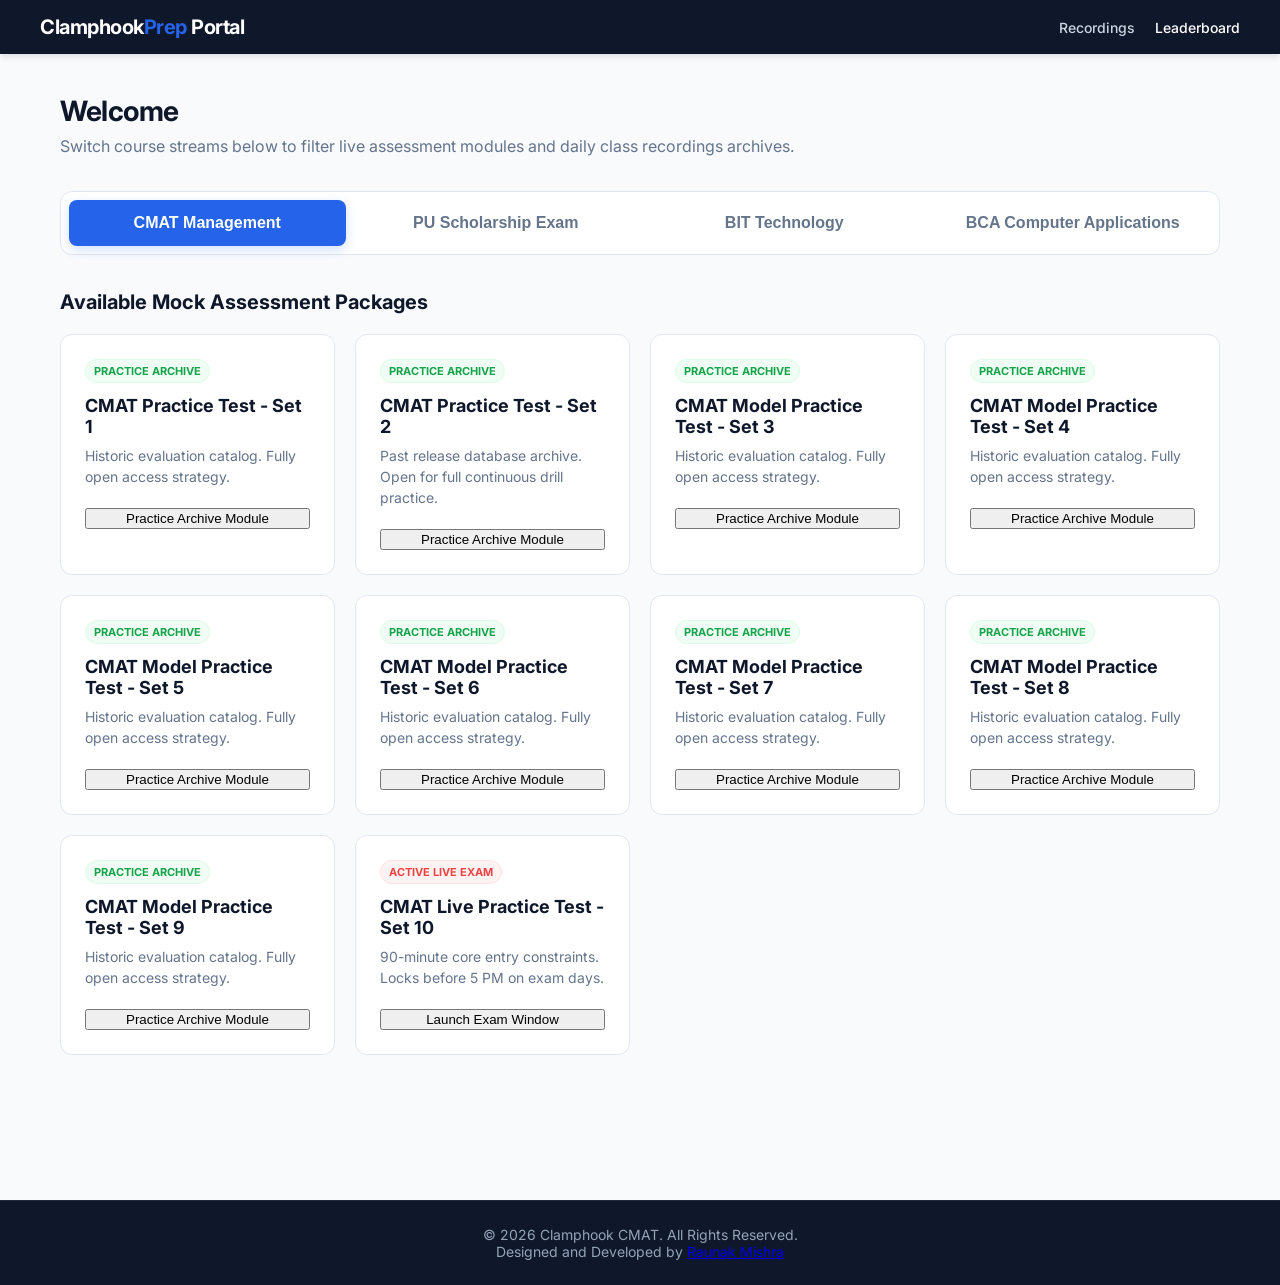
<file: index.html>
<!DOCTYPE html>
<html lang="en">
<head>
    <meta charset="UTF-8">
    <meta name="viewport" content="width=device-width, initial-scale=1.0">
    <title>Student Portal - Clamphook CMAT</title>
    <link href="https://fonts.googleapis.com/css2?family=Inter:wght@300;400;500;600;700&display=swap" rel="stylesheet">
    <script src="https://code.jquery.com/jquery-3.6.4.min.js"></script>
    
    <style>
        :root {
            --primary-color: #2563eb;       /* Brand Blue */
            --primary-hover: #1d4ed8;
            --secondary-color: #10b981;     /* Success Green */
            --dark-bg: #0f172a;             /* Deep Navy */
            --text-main: #1e293b;
            --text-muted: #64748b;
            --body-bg: #f8fafc;
            --card-border: #e2e8f0;
        }

        body {
            font-family: 'Inter', sans-serif;
            background-color: var(--body-bg);
            color: var(--text-main);
            margin: 0;
            padding: 0;
            display: flex;
            flex-direction: column;
            min-height: 100vh;
        }

        /* --- HEADER NAVIGATION --- */
        header {
            background-color: var(--dark-bg);
            position: sticky;
            top: 0;
            z-index: 1000;
            box-shadow: 0 4px 6px -1px rgba(0, 0, 0, 0.1);
        }

        .navbar {
            max-width: 1200px;
            margin: 0 auto;
            padding: 15px 20px;
            display: flex;
            justify-content: space-between;
            align-items: center;
            flex-wrap: wrap;
        }

        .navbar-brand {
            color: #ffffff;
            font-size: 20px;
            font-weight: 700;
            text-decoration: none;
            letter-spacing: -0.5px;
        }
        .navbar-brand span { color: var(--primary-color); }

        .menu-toggle {
            display: none; 
            flex-direction: column;
            justify-content: space-between;
            width: 22px;
            height: 16px;
            background: transparent;
            border: none;
            cursor: pointer;
            padding: 0;
        }
        .menu-toggle .bar {
            height: 2px;
            width: 100%;
            background-color: #ffffff;
            border-radius: 2px;
            transition: transform 0.3s ease, opacity 0.3s ease;
            transform-origin: left center;
        }
        .menu-toggle.active .bar:nth-child(1) { transform: rotate(45deg) translate(1px, -1px); }
        .menu-toggle.active .bar:nth-child(2) { opacity: 0; transform: translateX(-10px); }
        .menu-toggle.active .bar:nth-child(3) { transform: rotate(-45deg) translate(1px, 1px); }

        .navbar-nav {
            display: flex;
            gap: 20px;
            list-style: none;
            margin: 0;
            padding: 0;
        }
        .navbar-nav a {
            color: #cbd5e1;
            text-decoration: none;
            font-size: 14px;
            font-weight: 500;
            transition: color 0.2s ease;
        }
        .navbar-nav a:hover { color: #ffffff; }

        /* --- DASHBOARD WRAPPER --- */
        main {
            flex: 1;
            max-width: 1200px;
            width: 100%;
            margin: 0 auto;
            padding: 40px 20px;
            box-sizing: border-box;
        }

        .welcome-banner {
            margin-bottom: 35px;
        }
        .welcome-banner h1 {
            font-size: 28px;
            color: var(--dark-bg);
            margin: 0 0 8px 0;
            letter-spacing: -0.5px;
        }
        .welcome-banner p { color: var(--text-muted); margin: 0; }

        /* --- COURSE SELECTION TABS --- */
        .course-selector {
            display: flex;
            gap: 12px;
            background: #ffffff;
            padding: 8px;
            border-radius: 12px;
            border: 1px solid var(--card-border);
            margin-bottom: 35px;
        }
        .course-tab {
            flex: 1;
            padding: 14px 20px;
            font-size: 16px;
            font-weight: 600;
            text-align: center;
            background: transparent;
            color: var(--text-muted);
            border: none;
            border-radius: 8px;
            cursor: pointer;
            transition: all 0.2s ease;
        }
        .course-tab:hover { background-color: var(--body-bg); color: var(--dark-bg); }
        .course-tab.active {
            background-color: var(--primary-color);
            color: #ffffff;
            box-shadow: 0 4px 12px rgba(37, 99, 235, 0.2);
        }

        /* --- TEST CARD LINKS GRID --- */
        .section-title {
            font-size: 20px;
            font-weight: 700;
            color: var(--dark-bg);
            margin: 0 0 20px 0;
            display: flex;
            align-items: center;
            gap: 8px;
        }
        .grid-layout {
            display: grid;
            grid-template-columns: repeat(auto-fill, minmax(260px, 1fr));
            gap: 20px;
            margin-bottom: 45px;
        }
        .card {
            background: #ffffff;
            border: 1px solid var(--card-border);
            border-radius: 12px;
            padding: 24px;
            transition: all 0.2s ease;
            position: relative;
        }
        .card:hover {
            transform: translateY(-2px);
            box-shadow: 0 10px 20px -5px rgba(0,0,0,0.05);
            border-color: #cbd5e1;
        }
        .card-badge {
            display: inline-block;
            font-size: 11px;
            font-weight: 700;
            padding: 4px 8px;
            border-radius: 20px;
            margin-bottom: 12px;
            text-transform: uppercase;
        }
        .badge-live { background-color: #fef2f2; color: #ef4444; border: 1px solid #fee2e2; }
        .badge-archive { background-color: #f0fdf4; color: #16a34a; border: 1px solid #dcfce7; }
        
        .card h3 { font-size: 18px; margin: 0 0 8px 0; color: var(--dark-bg); }
        .card p { font-size: 14px; color: var(--text-muted); margin: 0 0 20px 0; line-height: 1.5; }
        
        /* --- CALENDAR INTEGRATION --- */
        .calendar-wrapper {
            background: #ffffff;
            border: 1px solid var(--card-border);
            border-radius: 16px;
            padding: 30px;
            box-shadow: 0 4px 6px -1px rgba(0,0,0,0.02);
        }
        .calendar-header {
            display: flex;
            justify-content: space-between;
            align-items: center;
            margin-bottom: 25px;
        }
        .calendar-grid {
            display: grid;
            grid-template-columns: repeat(7, 1fr);
            gap: 12px;
        }
        .weekday-label {
            text-align: center;
            font-size: 13px;
            font-weight: 600;
            color: var(--text-muted);
            padding-bottom: 8px;
            text-transform: uppercase;
            letter-spacing: 0.5px;
        }
        .calendar-day {
            background-color: var(--body-bg);
            border: 1px solid var(--card-border);
            border-radius: 10px;
            min-height: 110px;
            padding: 10px;
            box-sizing: border-box;
            display: flex;
            flex-direction: column;
            justify-content: space-between;
        }
        .day-num { font-size: 14px; font-weight: 700; color: var(--text-muted); }
        .calendar-day.has-class .day-num { color: var(--primary-color); }
        .calendar-day.today { border-color: var(--primary-color); background-color: #eff6ff; }
        
        /* Embedded Recording Card Snippet */
        .recording-link-pill {
            background: #ffffff;
            border: 1px solid var(--card-border);
            padding: 6px 8px;
            border-radius: 6px;
            font-size: 11px;
            font-weight: 500;
            color: var(--dark-bg);
            text-decoration: none;
            display: flex;
            align-items: center;
            gap: 4px;
            margin-top: 6px;
            box-shadow: 0 2px 4px rgba(0,0,0,0.02);
            transition: all 0.2s ease;
        }
        .recording-link-pill:hover {
            border-color: var(--primary-color);
            color: var(--primary-color);
            background: #f8fafc;
        }
        .recording-link-pill span {
            width: 6px;
            height: 6px;
            background: #ef4444;
            border-radius: 50%;
            display: inline-block;
        }

        footer {
            background-color: var(--dark-bg);
            color: #94a3b8;
            font-size: 14px;
            text-align: center;
            padding: 25px 20px;
            margin-top: 60px;
            border-top: 1px solid #1e293b;
        }

        /* ==========================================================================
           RESPONSIVE LAYOUT ENGINE (Mobile Optimizations)
           ========================================================================== */
        @media (max-width: 768px) {
            .menu-toggle { display: flex; }
            .navbar-nav {
                display: none; 
                width: 100%;
                flex-direction: column;
                gap: 0;
                margin-top: 15px;
                padding-top: 5px;
                border-top: 1px solid #1e293b;
            }
            .navbar-nav.active { display: flex; }
            .navbar-nav a { display: block; padding: 12px 0; font-size: 15px; }

            .course-selector { flex-direction: column; gap: 6px; padding: 6px; }
            .course-tab { padding: 12px; }

            /* Flatten calendar display into an ordered visual stack on small devices */
            .calendar-grid { grid-template-columns: 1fr; gap: 10px; }
            .weekday-label { display: none; }
            .calendar-day { min-height: auto; flex-direction: row; align-items: center; justify-content: space-between; padding: 14px; }
            .calendar-day::before { content: "Day " attr(data-day); font-size: 13px; font-weight: 600; color: var(--text-muted); }
            .recording-link-pill { margin-top: 0; padding: 8px 12px; }
        }
    </style>
</head>
<body>

<header>
    <div class="navbar">
        <a href="#" class="navbar-brand">Clamphook<span>Prep</span> Portal</a>
        <button class="menu-toggle" id="mobile-menu-btn" aria-label="Toggle Navigation">
            <span class="bar"></span><span class="bar"></span><span class="bar"></span>
        </button>
        <ul class="navbar-nav">
            <!-- <li><a href="#" style="color: #ffffff;">Dashboard</a></li> -->
            <li><a href="https://drive.google.com/drive/folders/1VRYZeDLAH3Pv5IeH7xxnWvKCeuhNvGF9?usp=drive_link">Recordings</a></li>
            <li><a href="leaderboard/" style="color: #ffffff;">Leaderboard</a></li>
        </ul>
    </div>
</header>

<main>
    <div class="welcome-banner">
        <h1 id="welcome-header">Welcome</h1>
        <p>Switch course streams below to filter live assessment modules and daily class recordings archives.</p>
    </div>

    <div class="course-selector">
        <button class="course-tab active" data-course="CMAT">CMAT Management</button>
        <button class="course-tab" data-course="PUMAT">PU Scholarship Exam</button>
        <button class="course-tab" data-course="BIT">BIT Technology</button>
        <button class="course-tab" data-course="BCA">BCA Computer Applications</button>
    </div>

    <h2 class="section-title">Available Mock Assessment Packages</h2>
    <div class="grid-layout" id="test-cards-target">
        </div>

    <!-- <div class="calendar-wrapper">
        <div class="calendar-header">
            <h2 class="section-title" style="margin-bottom:0;">Class Lecture Recordings Calendar</h2>
            <span id="calendar-month-indicator" style="font-weight: 700; color: var(--primary-color);">July 2026</span>
        </div>
        <div class="calendar-grid">
            <div class="weekday-label">Sun</div><div class="weekday-label">Mon</div><div class="weekday-label">Tue</div>
            <div class="weekday-label">Wed</div><div class="weekday-label">Thu</div><div class="weekday-label">Fri</div>
            <div class="weekday-label">Sat</div>

            <div class="calendar-day" data-day="1"><span class="day-num">1</span></div>
            <div class="calendar-day" data-day="2"><span class="day-num">2</span></div>
            <div class="calendar-day" data-day="3"><span class="day-num">3</span></div>
            <div class="calendar-day" data-day="4"><span class="day-num">4</span></div>
            
            <div class="calendar-day" data-day="5"><span class="day-num">5</span><div class="recording-container"></div></div>
            <div class="calendar-day today" data-day="6"><span class="day-num">6 (Today)</span><div class="recording-container"></div></div>
            <div class="calendar-day" data-day="7"><span class="day-num">7</span><div class="recording-container"></div></div>
            <div class="calendar-day" data-day="8"><span class="day-num">8</span><div class="recording-container"></div></div>
            <div class="calendar-day" data-day="9"><span class="day-num">9</span><div class="recording-container"></div></div>
            <div class="calendar-day" data-day="10"><span class="day-num">10</span><div class="recording-container"></div></div>
            <div class="calendar-day" data-day="11"><span class="day-num">11</span><div class="recording-container"></div></div>
            
            <div class="calendar-day" data-day="12"><span class="day-num">12</span><div class="recording-container"></div></div>
            <div class="calendar-day" data-day="13"><span class="day-num">13</span><div class="recording-container"></div></div>
            <div class="calendar-day" data-day="14"><span class="day-num">14</span><div class="recording-container"></div></div>
        </div>
    </div> -->
</main>

<footer>
    <div style="max-width: 1200px; margin: 0 auto;">
        <div>&copy; 2026 Clamphook CMAT. All Rights Reserved.<br />Designed and Developed by <a href="https://www.raunakmishra.com.np" target="_blank">Raunak Mishra</a></div>
    </div>
</footer>

<script>
    // --- STATIC SEED DATA ARCHITECTURE FOR COURSES ---
    const courseDataMatrix = {
        CMAT: {
            tests: [
                { title: "CMAT Practice Test - Set 1", desc: "Historic evaluation catalog. Fully open access strategy.", url: "/cmat", isLive: false },
                { title: "CMAT Practice Test - Set 2", desc: "Past release database archive. Open for full continuous drill practice.", url: "/cmat", isLive: false },
                { title: "CMAT Model Practice Test - Set 3", desc: "Historic evaluation catalog. Fully open access strategy.", url: "/cmat", isLive: false },
                { title: "CMAT Model Practice Test - Set 4", desc: "Historic evaluation catalog. Fully open access strategy.", url: "/cmat", isLive: false },
                { title: "CMAT Model Practice Test - Set 5", desc: "Historic evaluation catalog. Fully open access strategy.", url: "/cmat", isLive: false },
                { title: "CMAT Model Practice Test - Set 6", desc: "Historic evaluation catalog. Fully open access strategy.", url: "/cmat", isLive: false },
                { title: "CMAT Model Practice Test - Set 7", desc: "Historic evaluation catalog. Fully open access strategy.", url: "/cmat", isLive: false },
                { title: "CMAT Model Practice Test - Set 8", desc: "Historic evaluation catalog. Fully open access strategy.", url: "/cmat", isLive: false },
                { title: "CMAT Model Practice Test - Set 9", desc: "Historic evaluation catalog. Fully open access strategy.", url: "/cmat", isLive: false },
                { title: "CMAT Live Practice Test - Set 10", desc: "90-minute core entry constraints. Locks before 5 PM on exam days.", url: "/cmat", isLive: true }
            ],
            recordings: {
                5: { topic: "Verbal Strategy", url: "#" },
                6: { topic: "Logical Reasoning", url: "#" },
                7: { topic: "Quantitative Review", url: "#" }
            }
        },
        PUMAT: {
            tests: [
                { title: "PUMAT Model Practice Test - Set 1", desc: "Past release database archive. Open for full continuous drill practice.", url: "/pumat", isLive: false },
                { title: "PUMAT Model Practice Test - Set 2", desc: "Historic evaluation catalog. Fully open access strategy.", url: "/pumat", isLive: false },
                { title: "PUMAT Live Practice Test - Set 3", desc: "180-minute core entry constraints. Locks before 5 PM on exam days.", url: "/pumat", isLive: true }
                // { title: "PUMAT Model Practice Test - Set 4", desc: "Historic evaluation catalog. Fully open access strategy.", url: "/pumat", isLive: false },
                // { title: "PUMAT Model Practice Test - Set 5", desc: "Historic evaluation catalog. Fully open access strategy.", url: "/pumat", isLive: false },
                // { title: "PUMAT Model Practice Test - Set 6", desc: "Historic evaluation catalog. Fully open access strategy.", url: "/pumat", isLive: false },
                // { title: "PUMAT Model Practice Test - Set 7", desc: "Historic evaluation catalog. Fully open access strategy.", url: "/pumat", isLive: false },
                // { title: "PUMAT Live Practice Test - Set 8", desc: "120-minute core entry constraints. Locks before 5 PM on exam days.", url: "/pumat", isLive: true }
            ],
            recordings: {
                5: { topic: "Calculus Limits", url: "#" },
                6: { topic: "Optics Foundations", url: "#" }
            }
        },
        BIT: {
            tests: [
                { title: "BIT Model Practice Test - Set 1", desc: "Historic evaluation catalog. Fully open access strategy.", url: "/bit", isLive: false },
                { title: "BIT Practice Test - Set 2", desc: "Past release database archive. Open for full continuous drill practice.", url: "/bit", isLive: false },
                { title: "BIT Model Practice Test - Set 3", desc: "Historic evaluation catalog. Fully open access strategy.", url: "/bit", isLive: false },
                { title: "BIT Model Practice Test - Set 4", desc: "Historic evaluation catalog. Fully open access strategy.", url: "/bit", isLive: false },
                { title: "BIT Model Practice Test - Set 5", desc: "Historic evaluation catalog. Fully open access strategy.", url: "/bit", isLive: false },
                { title: "BIT Model Practice Test - Set 6", desc: "Historic evaluation catalog. Fully open access strategy.", url: "/bit", isLive: false },
                { title: "BIT Model Practice Test - Set 7", desc: "Historic evaluation catalog. Fully open access strategy.", url: "/bit", isLive: false },
                { title: "BIT Model Practice Test - Set 8", desc: "Historic evaluation catalog. Fully open access strategy.", url: "/bit", isLive: false },
                { title: "BIT Model Practice Test - Set 9", desc: "Historic evaluation catalog. Fully open access strategy.", url: "/bit", isLive: false },
                { title: "BIT Live Practice Test - Set 10", desc: "120-minute core entry constraints. Locks before 5 PM on exam days.", url: "/bit", isLive: true }
            ],
            recordings: {
                5: { topic: "Calculus Limits", url: "#" },
                6: { topic: "Optics Foundations", url: "#" }
            }
        },
        BCA: {
            tests: [
                { title: "BCA Model Practice Test - Set 1", desc: "Historic evaluation catalog. Fully open access strategy.", url: "/bca", isLive: false },
                { title: "BCA Practice Test - Set 2", desc: "Past release database archive. Open for full continuous drill practice.", url: "/bca", isLive: false },
                { title: "BCA Model Practice Test - Set 3", desc: "Historic evaluation catalog. Fully open access strategy.", url: "/bca", isLive: false },
                { title: "BCA Model Practice Test - Set 4", desc: "Historic evaluation catalog. Fully open access strategy.", url: "/bca", isLive: false },
                { title: "BCA Model Practice Test - Set 5", desc: "Historic evaluation catalog. Fully open access strategy.", url: "/bca", isLive: false },
                { title: "BCA Model Practice Test - Set 6", desc: "Historic evaluation catalog. Fully open access strategy.", url: "/bca", isLive: false },
                { title: "BCA Model Practice Test - Set 7", desc: "Historic evaluation catalog. Fully open access strategy.", url: "/bca", isLive: false },
                { title: "BCA Model Practice Test - Set 8", desc: "Historic evaluation catalog. Fully open access strategy.", url: "/bca", isLive: false },
                { title: "BCA Model Practice Test - Set 9", desc: "Historic evaluation catalog. Fully open access strategy.", url: "/bca", isLive: false },
                { title: "BCA Live Practice Test - Set 10", desc: "120-minute core entry constraints. Locks before 5 PM on exam days.", url: "/bca", isLive: true }
            ],
            recordings: {
                6: { topic: "Introduction to C", url: "#" },
                7: { topic: "Digital Logic Gates", url: "#" }
            }
        }
    };

    $(document).ready(function() {
        // Run initial UI generation block for active choice (CMAT)
        renderDashboardView("CMAT");

        // Hamburger Navigation Event Handler
        $('#mobile-menu-btn').on('click', function(e) {
            e.stopPropagation();
            $(this).toggleClass('active');
            $('.navbar-nav').toggleClass('active');
        });

        // Dynamic Tab Switching Handler
        $('.course-tab').on('click', function() {
            $('.course-tab').removeClass('active');
            $(this).addClass('active');
            
            const selectedCourse = $(this).data('course');
            renderDashboardView(selectedCourse);
        });
    });

    function renderDashboardView(courseKey) {
        const sourceData = courseDataMatrix[courseKey];
        
        // 1. Render Assessment Redirect Cards
        let cardsHtml = "";
        sourceData.tests.forEach(function(test) {
            const badgeClass = test.isLive ? "badge-live" : "badge-archive";
            const badgeLabel = test.isLive ? "Active Live Exam" : "Practice Archive";
            
            cardsHtml += `
                <div class="card">
                    <span class="card-badge ${badgeClass}">${badgeLabel}</span>
                    <h3>${test.title}</h3>
                    <p>${test.desc}</p>
                    <button onclick="window.location.href='${test.url}'" class="btn ${test.isLive ? '' : 'btn-success'}" style="width:100%;">
                        ${test.isLive ? 'Launch Exam Window' : 'Practice Archive Module'}
                    </button>
                </div>
            `;
        });
        $('#test-cards-target').html(cardsHtml);

        // 2. Clear and Render Calendar Recording Cards
        $('.calendar-day').removeClass('has-class');
        $('.recording-container').empty();

        Object.keys(sourceData.recordings).forEach(function(dayNum) {
            const recording = sourceData.recordings[dayNum];
            const $dayCell = $(`.calendar-day[data-day="${dayNum}"]`);
            
            $dayCell.addClass('has-class');
            $dayCell.find('.recording-container').html(`
                <a href="${recording.url}" class="recording-link-pill" title="Watch ${recording.topic}">
                    <span></span>🎬 ${recording.topic}
                </a>
            `);
        });
    }
</script>
</body>
</html>
</file>
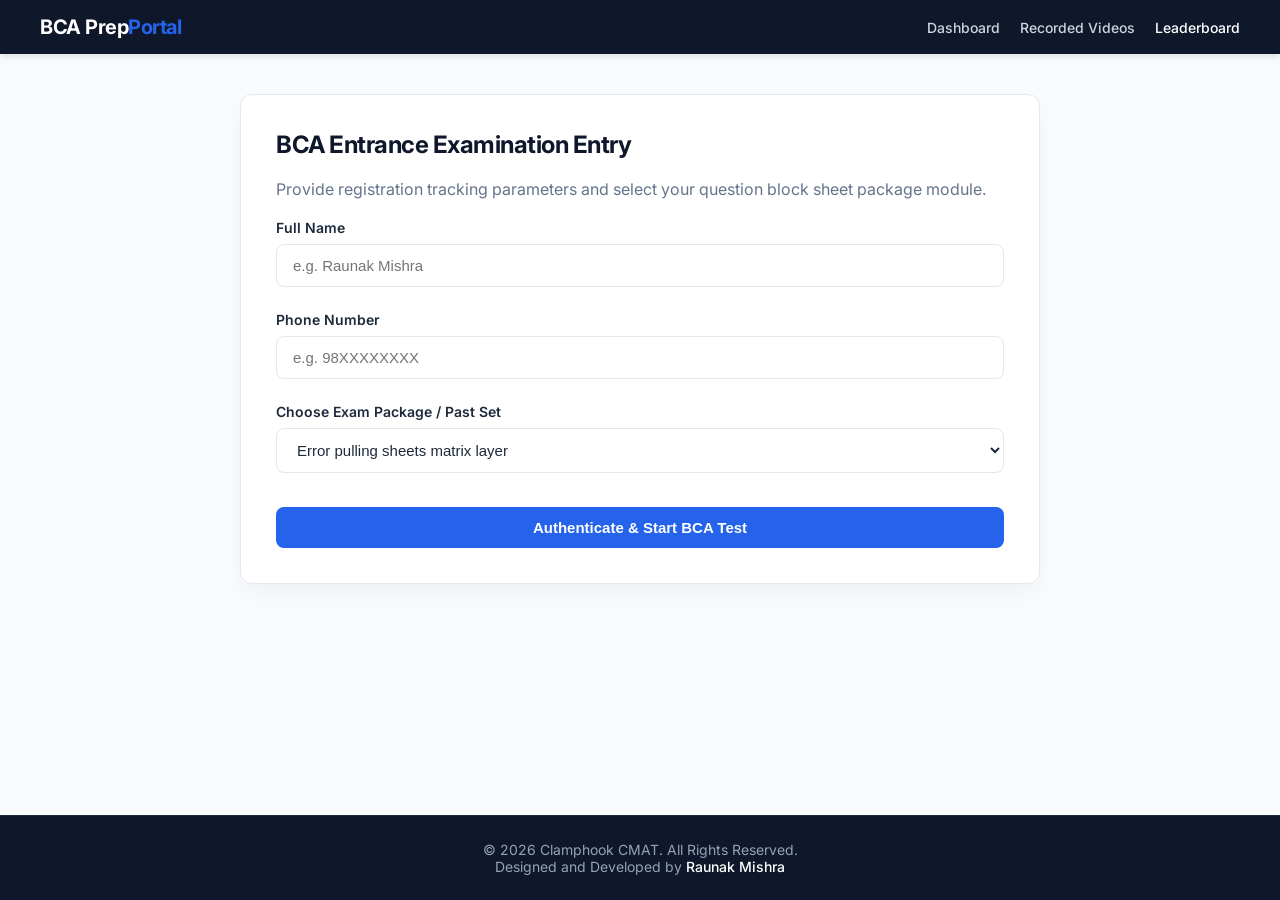
<file: bca/index.html>
<!DOCTYPE html>
<html lang="en">
<head>
    <meta charset="UTF-8">
    <meta name="viewport" content="width=device-width, initial-scale=1.0">
    <title>BCA Mock Exam Portal</title>
    <link href="https://fonts.googleapis.com/css2?family=Inter:wght@300;400;500;600;700&display=swap" rel="stylesheet">
    <script src="https://code.jquery.com/jquery-3.6.4.min.js"></script>
    
    <style>
        :root {
            --primary-color: #2563eb;       
            --primary-hover: #1d4ed8;
            --secondary-color: #10b981;     
            --dark-bg: #0f172a;             
            --text-main: #1e293b;
            --text-muted: #64748b;
            --body-bg: #f8fafc;
            --card-border: #e2e8f0;
        }

        body {
            font-family: 'Inter', sans-serif;
            background-color: var(--body-bg);
            color: var(--text-main);
            margin: 0;
            padding: 0;
            display: flex;
            flex-direction: column;
            min-height: 100vh;
        }

        header {
            background-color: var(--dark-bg);
            position: sticky;
            top: 0;
            z-index: 1000;
            box-shadow: 0 4px 6px -1px rgba(0, 0, 0, 0.1);
        }

        .navbar {
            max-width: 1200px;
            margin: 0 auto;
            padding: 15px 20px;
            display: flex;
            justify-content: space-between;
            align-items: center;
            flex-wrap: wrap;
        }

        .navbar-brand {
            color: #ffffff;
            font-size: 20px;
            font-weight: 700;
            text-decoration: none;
            letter-spacing: -0.5px;
        }

        .navbar-brand span { color: var(--primary-color); }

        .menu-toggle {
            display: none; 
            flex-direction: column;
            justify-content: space-between;
            width: 22px;
            height: 16px;
            background: transparent;
            border: none;
            cursor: pointer;
            padding: 0;
            z-index: 1010;
        }

        .menu-toggle .bar {
            height: 2px;
            width: 100%;
            background-color: #ffffff;
            border-radius: 2px;
            transition: transform 0.3s ease, opacity 0.3s ease;
            transform-origin: left center;
        }

        .menu-toggle.active .bar:nth-child(1) { transform: rotate(45deg) translate(1px, -1px); }
        .menu-toggle.active .bar:nth-child(2) { opacity: 0; transform: translateX(-10px); }
        .menu-toggle.active .bar:nth-child(3) { transform: rotate(-45deg) translate(1px, 1px); }

        .navbar-nav {
            display: flex;
            gap: 20px;
            list-style: none;
            margin: 0;
            padding: 0;
        }

        .navbar-nav a {
            color: #cbd5e1;
            text-decoration: none;
            font-size: 14px;
            font-weight: 500;
            transition: color 0.2s ease;
        }
        .navbar-nav a:hover { color: #ffffff; }

        main {
            flex: 1;
            display: flex;
            justify-content: center;
            align-items: flex-start;
            padding: 40px 20px;
        }

        .container {
            background-color: #ffffff;
            border-radius: 12px;
            border: 1px solid var(--card-border);
            box-shadow: 0 10px 25px -5px rgba(0,0,0,0.05);
            width: 100%;
            max-width: 800px;
            padding: 35px;
            box-sizing: border-box;
        }

        h2 { color: var(--dark-bg); font-weight: 700; margin-top: 0; letter-spacing: -0.5px; }

        .screen { display: none; }
        .active-screen { display: block; }

        .form-group { margin-bottom: 24px; }
        label.form-label {
            display: block;
            margin-bottom: 8px;
            font-weight: 600;
            font-size: 14px;
            color: var(--text-main);
        }
        input[type="text"], input[type="tel"], select {
            width: 100%;
            padding: 12px 16px;
            border: 1px solid var(--card-border);
            border-radius: 8px;
            font-size: 15px;
            box-sizing: border-box;
            background: #ffffff;
            color: var(--text-main);
            transition: all 0.2s ease;
        }
        input:focus, select:focus {
            outline: none;
            border-color: var(--primary-color);
            box-shadow: 0 0 0 3px rgba(37, 99, 235, 0.15);
        }

        .quiz-subheader {
            display: flex;
            justify-content: space-between;
            align-items: center;
            border-bottom: 1px solid var(--card-border);
            padding-bottom: 15px;
            margin-bottom: 30px;
        }
        .timer {
            font-size: 15px;
            font-weight: 700;
            color: #ef4444;
            background: #fef2f2;
            border: 1px solid #fee2e2;
            padding: 6px 14px;
            border-radius: 30px;
            white-space: nowrap;
        }

        .question-card {
            background: #ffffff;
            border: 1px solid var(--card-border);
            border-radius: 10px;
            padding: 24px;
            margin-bottom: 25px;
        }
        .question-text {
            font-size: 16px;
            font-weight: 600;
            margin-bottom: 18px;
            color: var(--dark-bg);
            line-height: 1.5;
        }
        .option-label {
            display: flex;
            align-items: center;
            background: #ffffff;
            border: 1px solid var(--card-border);
            border-radius: 8px;
            padding: 14px 18px;
            margin-bottom: 12px;
            cursor: pointer;
            font-size: 15px;
            transition: all 0.2s ease;
        }
        .option-label:hover { background: #f8fafc; border-color: #cbd5e1; }
        .option-label input[type="radio"] { margin-right: 14px; transform: scale(1.15); flex-shrink: 0; }
        .option-label.selected { border-color: var(--primary-color); background-color: #eff6ff; font-weight: 500; }

        .btn {
            background-color: var(--primary-color);
            color: white;
            border: none;
            padding: 12px 28px;
            font-size: 15px;
            font-weight: 600;
            border-radius: 8px;
            cursor: pointer;
            transition: background 0.2s ease;
        }
        .btn:hover { background-color: var(--primary-hover); }
        .btn:disabled { background-color: #e2e8f0; color: #94a3b8; cursor: not-allowed; }
        .btn-success { background-color: var(--secondary-color); }
        .btn-success:hover { background-color: #059669; }
        
        .navigation-box { 
            display: flex; 
            justify-content: space-between; 
            margin-top: 35px; 
            border-top: 1px solid var(--card-border);
            padding-top: 25px;
            gap: 15px;
        }
        .status-msg-box {
            padding: 12px;
            border-radius: 8px;
            font-size: 14px;
            font-weight: 500;
            margin-bottom: 20px;
            display: none;
        }
        .msg-info { background-color: #eff6ff; color: #1e40af; border: 1px solid #bfdbfe; }
        .msg-warn { background-color: #fffbeb; color: #92400e; border: 1px solid #fef3c7; }

        #loading { text-align: center; font-size: 16px; color: var(--text-muted); padding: 40px 0; }

        footer {
            background-color: var(--dark-bg);
            color: #94a3b8;
            font-size: 14px;
            text-align: center;
            padding: 25px 20px;
            border-top: 1px solid #1e293b;
        }
        footer a { color: #ffffff; text-decoration: none; font-weight: 500; }
        footer a:hover { text-decoration: underline; }

        /* ==========================================================================
           RESPONSIVE RE-FLOW ENGINE (PC / Tablet / Mobile Phone)
           ========================================================================== */
        @media (max-width: 768px) {
            .menu-toggle { display: flex; }
            .navbar-nav {
                display: none; 
                width: 100%;
                flex-direction: column;
                gap: 0;
                margin-top: 15px;
                padding-top: 5px;
                border-top: 1px solid #1e293b;
            }
            .navbar-nav.active { display: flex; }
            .navbar-nav li { width: 100%; }
            .navbar-nav a { display: block; padding: 12px 0; font-size: 15px; border-bottom: 1px solid #1e293b; }
            .navbar-nav li:last-child a { border-bottom: none; }
            main { padding: 25px 15px; }
            .container { padding: 25px; }
            .question-card { padding: 20px; }
        }

        @media (max-width: 576px) {
            .container { padding: 20px 15px; border-radius: 8px; }
            h2 { font-size: 20px; }
            .quiz-subheader { flex-direction: column; gap: 10px; align-items: flex-start; padding-bottom: 12px; margin-bottom: 20px; }
            .timer { align-self: fill; width: 100%; box-sizing: border-box; text-align: center; }
            .question-card { padding: 16px; margin-bottom: 15px; border-radius: 8px; }
            .question-text { font-size: 15px; margin-bottom: 14px; }
            .option-label { padding: 12px; font-size: 14px; margin-bottom: 8px; }
            .navigation-box { flex-direction: column-reverse; gap: 12px; margin-top: 25px; padding-top: 20px; }
            .navigation-box .btn { width: 100%; padding: 14px; font-size: 16px; }
        }
    </style>
</head>
<body>

<header>
    <div class="navbar">
        <a href="#" class="navbar-brand">BCA Prep<span>Portal</span></a>
        <button class="menu-toggle" id="mobile-menu-btn" aria-label="Toggle navigation menu">
            <span class="bar"></span><span class="bar"></span><span class="bar"></span>
        </button>
        <ul class="navbar-nav">
            <li><a href="https://cmat.clamphook.com">Dashboard</a></li>
            <li><a href="https://drive.google.com/drive/folders/1VRYZeDLAH3Pv5IeH7xxnWvKCeuhNvGF9?usp=drive_link">Recorded Videos</a></li>
            <li><a href="https://cmat.clamphook.com/leaderboard" style="color: #ffffff;">Leaderboard</a></li>
        </ul>
    </div>
</header>


<main>
    <div class="container">
        <div id="login-screen" class="screen active-screen">
            <h2>BCA Entrance Examination Entry</h2>
            <p style="color: var(--text-muted); margin-bottom: 20px;">Provide registration tracking parameters and select your question block sheet package module.</p>
            
            <div id="status-message" class="status-msg-box"></div>

            <div class="form-group">
                <label class="form-label" for="student-name">Full Name</label>
                <input type="text" id="student-name" placeholder="e.g. Raunak Mishra" autocomplete="off">
            </div>

            <div class="form-group">
                <label class="form-label" for="student-phone">Phone Number</label>
                <input type="tel" id="student-phone" placeholder="e.g. 98XXXXXXXX" autocomplete="off" maxlength="10">
            </div>

            <div class="form-group">
                <label class="form-label" for="test-set-select">Choose Exam Package / Past Set</label>
                <select id="test-set-select">
                    <option value="">Polling cloud directories...</option>
                </select>
            </div>

            <button id="start-btn" class="btn" style="width: 100%; margin-top: 10px;">Authenticate & Start BCA Test</button>
        </div>

        <div id="loading" class="screen">Connecting to database framework, please stand by...</div>

        <div id="quiz-screen" class="screen">
            <div class="quiz-subheader">
                <span id="question-meta" style="font-weight: 600; color: var(--text-muted);">Showing Questions</span>
                <div class="timer">Time Remaining: <span id="time-display">90:00</span></div>
            </div>

            <div id="multipage-questions-container"></div>

            <div class="navigation-box">
                <button id="prev-btn" class="btn">Previous Page</button>
                <button id="next-btn" class="btn">Next Page</button>
                <button id="submit-btn" class="btn btn-success" style="display: none;">Complete & Submit Paper</button>
            </div>
        </div>

        <div id="result-screen" class="screen">
            <h2>Exam Completed Successfully!</h2>
            <p id="submission-message" style="color: var(--text-muted); line-height: 1.6;">Your responses have been successfully added to the Scores tab of the spreadsheet archive.</p>
            <hr style="border: 0; border-top: 1px solid var(--card-border); margin: 25px 0;">
            <h3 id="score-text" style="color: var(--secondary-color); font-weight: 700; font-size: 22px;"></h3>
        </div>
    </div>
</main>

<footer>
    <div style="max-width: 1200px; margin: 0 auto;">
        <div>&copy; 2026 Clamphook CMAT. All Rights Reserved.<br />Designed and Developed by <a href="https://www.raunakmishra.com.np" target="_blank">Raunak Mishra</a></div>
    </div>
</footer>

<script>
    // ==========================================================================
    // PASTE YOUR GOOGLE DEPLOYED WEB APP URL HERE
    // ==========================================================================
    const DEPLOYED_SCRIPT_URL = "https://script.google.com/macros/s/AKfycbxQpgEMiOobhzZF_YDohZ787Y2sh_gsdy1amU1WRg7FQSk5c33XwRhOgyjgxq0Xpv-uzQ/exec";
    let questionsData = [];
    let currentPage = 0;
    const questionsPerPage = 10;
    let examDurationSeconds = 120 * 60; // 120 Minute BCA Constraint standard
    let timerInterval;
    let activeLiveSetGlobal = "";

    $(document).ready(function() {
        sessionStorage.clear();
        fetchAvailableSheets();

        // Hamburger Toggles
        $('#mobile-menu-btn').on('click', function(e) {
            e.stopPropagation();
            $(this).toggleClass('active');       
            $('.navbar-nav').toggleClass('active'); 
        });

        $('.navbar-nav a').on('click', function() {
            $('#mobile-menu-btn').removeClass('active');
            $('.navbar-nav').removeClass('active');
        });

        // Numeric parsing clamping
        $('#student-phone').on('input', function() {
            this.value = this.value.replace(/[^0-9]/g, '');
        });

        // Dropdown selection state message system
        $('#test-set-select').on('change', function() {
            evaluateSelectedSetMessage($(this).val());
        });

        $('#start-btn').on('click', function() {
            let name = $('#student-name').val().trim();
            let phone = $('#student-phone').val().trim();
            let chosenSet = $('#test-set-select').val();

            if (name === "" || phone === "" || !chosenSet) {
                alert("Please fully complete Name, Phone, and Sheet package parameters!");
                return;
            }

            const phoneRegex = /^(97|98)\d{8}$/;
            if (!phoneRegex.test(phone)) {
                alert("Invalid Nepal Phone Matrix formatting! Must be 10 digits starting with 97 or 98.");
                return;
            }

            sessionStorage.setItem('student_name', name);
            sessionStorage.setItem('student_phone', phone);
            sessionStorage.setItem('chosen_set', chosenSet);

            loadQuestions(chosenSet);
        });

        $('#prev-btn').on('click', function() {
            if (currentPage > 0) { currentPage--; renderQuestionsPage(); window.scrollTo({top: 0, behavior: 'smooth'}); }
        });

        $('#next-btn').on('click', function() {
            if ((currentPage + 1) * questionsPerPage < questionsData.length) { currentPage++; renderQuestionsPage(); window.scrollTo({top: 0, behavior: 'smooth'}); }
        });

        $(document).on('change', '.option-label input[type="radio"]', function() {
            let $card = $(this).closest('.question-card');
            let globalIdx = $card.data('global-index');
            $card.find('.option-label').removeClass('selected');
            $(this).closest('.option-label').addClass('selected');
            sessionStorage.setItem('ans_q_' + globalIdx, $(this).val());
        });

        $('#submit-btn').on('click', function() {
            if (confirm("Submit your BCA response sheets now?")) { processAndSubmitExam(false); }
        });
    });

    function fetchAvailableSheets() {
        $.ajax({
            url: DEPLOYED_SCRIPT_URL,
            type: "GET",
            data: { action: "getAvailableSets" },
            dataType: "json",
            success: function(response) {
                if(response.sets && response.sets.length > 0) {
                    activeLiveSetGlobal = response.activeLiveSet;
                    let dropdownHtml = "";
                    
                    response.sets.forEach(function(setName) {
                        if(setName === response.activeLiveSet) {
                            dropdownHtml += `<option value="${setName}" selected>${setName} (Current Active Test)</option>`;
                        } else {
                            dropdownHtml += `<option value="${setName}">${setName} (Past Archive Release)</option>`;
                        }
                    });
                    
                    $('#test-set-select').html(dropdownHtml);
                    evaluateSelectedSetMessage($('#test-set-select').val());
                }
            },
            error: function() {
                $('#test-set-select').html('<option value="">Error pulling sheets matrix layer</option>');
            }
        });
    }

    function evaluateSelectedSetMessage(selectedSet) {
        let $box = $('#status-message');
        if(selectedSet === activeLiveSetGlobal) {
            $box.removeClass('msg-info').addClass('msg-warn')
                .html(`<strong>Notice:</strong> This is this week's active set. On test days, it stays locked until 5:00 PM Nepal Time. After that, it remains open 24/7.`)
                .show();
        } else {
            $box.removeClass('msg-warn').addClass('msg-info')
                .html(`<strong>Archive Mode:</strong> ${selectedSet} is an older test set. It is fully open for standalone practice.`)
                .show();
        }
    }

    function loadQuestions(setName) {
        switchScreen('loading');
        
        $.ajax({
            url: DEPLOYED_SCRIPT_URL,
            type: "GET",
            data: { action: "getQuestions", set: setName },
            dataType: "json",
            success: function(data) {
                if(data.error === "GATE_LOCKED") {
                    alert("Access Denied!\nThis week's test is locked and will open exactly at 5:00 PM Nepal Time.");
                    switchScreen('login-screen');
                    return;
                }
                if(data.error) {
                    alert(data.error);
                    switchScreen('login-screen');
                    return;
                }
                
                questionsData = data;
                switchScreen('quiz-screen');
                startTimer();
                renderQuestionsPage();
            },
            error: function() {
                alert("Critical network error pipeline handshake disruption!");
                switchScreen('login-screen');
            }
        });
    }

    function renderQuestionsPage() {
        let startIdx = currentPage * questionsPerPage;
        let endIdx = Math.min(startIdx + questionsPerPage, questionsData.length);
        
        $('#question-meta').text(`Displaying items ${startIdx + 1} - ${endIdx} of ${questionsData.length}`);
        let containerHtml = "";
        
        for (let i = startIdx; i < endIdx; i++) {
            let qItem = questionsData[i];
            let savedAnswer = sessionStorage.getItem('ans_q_' + i) || "";
            
            containerHtml += `
                <div class="question-card" data-global-index="${i}">
                    <div class="question-text">${i + 1}. ${qItem.question}</div>
                    <div class="options-wrapper">
                        <label class="option-label ${savedAnswer === 'A' ? 'selected' : ''}">
                            <input type="radio" name="option_grp_${i}" value="A" ${savedAnswer === 'A' ? 'checked' : ''}> ${qItem.optionA}
                        </label>
                        <label class="option-label ${savedAnswer === 'B' ? 'selected' : ''}">
                            <input type="radio" name="option_grp_${i}" value="B" ${savedAnswer === 'B' ? 'checked' : ''}> ${qItem.optionB}
                        </label>
                        <label class="option-label ${savedAnswer === 'C' ? 'selected' : ''}">
                            <input type="radio" name="option_grp_${i}" value="C" ${savedAnswer === 'C' ? 'checked' : ''}> ${qItem.optionC}
                        </label>
                        <label class="option-label ${savedAnswer === 'D' ? 'selected' : ''}">
                            <input type="radio" name="option_grp_${i}" value="D" ${savedAnswer === 'D' ? 'checked' : ''}> ${qItem.optionD}
                        </label>
                    </div>
                </div>
            `;
        }
        
        $('#multipage-questions-container').html(containerHtml);
        $('#prev-btn').prop('disabled', currentPage === 0);
        
        if (endIdx >= questionsData.length) {
            $('#next-btn').hide(); $('#submit-btn').show();
        } else {
            $('#next-btn').show(); $('#submit-btn').hide();
        }
    }

    function startTimer() {
        timerInterval = setInterval(function() {
            let minutes = Math.floor(examDurationSeconds / 60);
            let seconds = examDurationSeconds % 60;
            $('#time-display').text(`${minutes.toString().padStart(2, '0')}:${seconds.toString().padStart(2, '0')}`);

            if (examDurationSeconds <= 0) {
                clearInterval(timerInterval);
                processAndSubmitExam(true); 
            }
            examDurationSeconds--;
        }, 1000);
    }

    function processAndSubmitExam(isTimeOut) {
        clearInterval(timerInterval);
        switchScreen('loading');
        
        if (isTimeOut) { $('#loading').text("Time limit expired! Processing answers..."); }

        let score = 0;
        let responses = {};

        questionsData.forEach((q, index) => {
            let userAns = sessionStorage.getItem('ans_q_' + index) || "Unanswered";
            responses['Q' + (index + 1)] = userAns;
            if (userAns.trim().toUpperCase() === q.correctOption.trim().toUpperCase()) { score++; }
        });

        $.ajax({
            url: DEPLOYED_SCRIPT_URL,
            type: "POST",
            data: {
                action: "submitAnswers",
                name: sessionStorage.getItem('student_name'),
                phone: sessionStorage.getItem('student_phone'),
                set: sessionStorage.getItem('chosen_set'),
                score: score,
                total: questionsData.length,
                responses: JSON.stringify(responses)
            },
            success: function() {
                $('#score-text').text(`Final Metric Evaluation Score: ${score} / ${questionsData.length}`);
                switchScreen('result-screen');
            },
            error: function() {
                $('#score-text').text(`Score logged locally: ${score} / ${questionsData.length} (Cloud submission failure)`);
                switchScreen('result-screen');
            }
        });
    }

    function switchScreen(screenId) {
        $('.screen').removeClass('active-screen');
        $('#' + screenId).addClass('active-screen');
    }
</script>
</body>
</html>
</file>
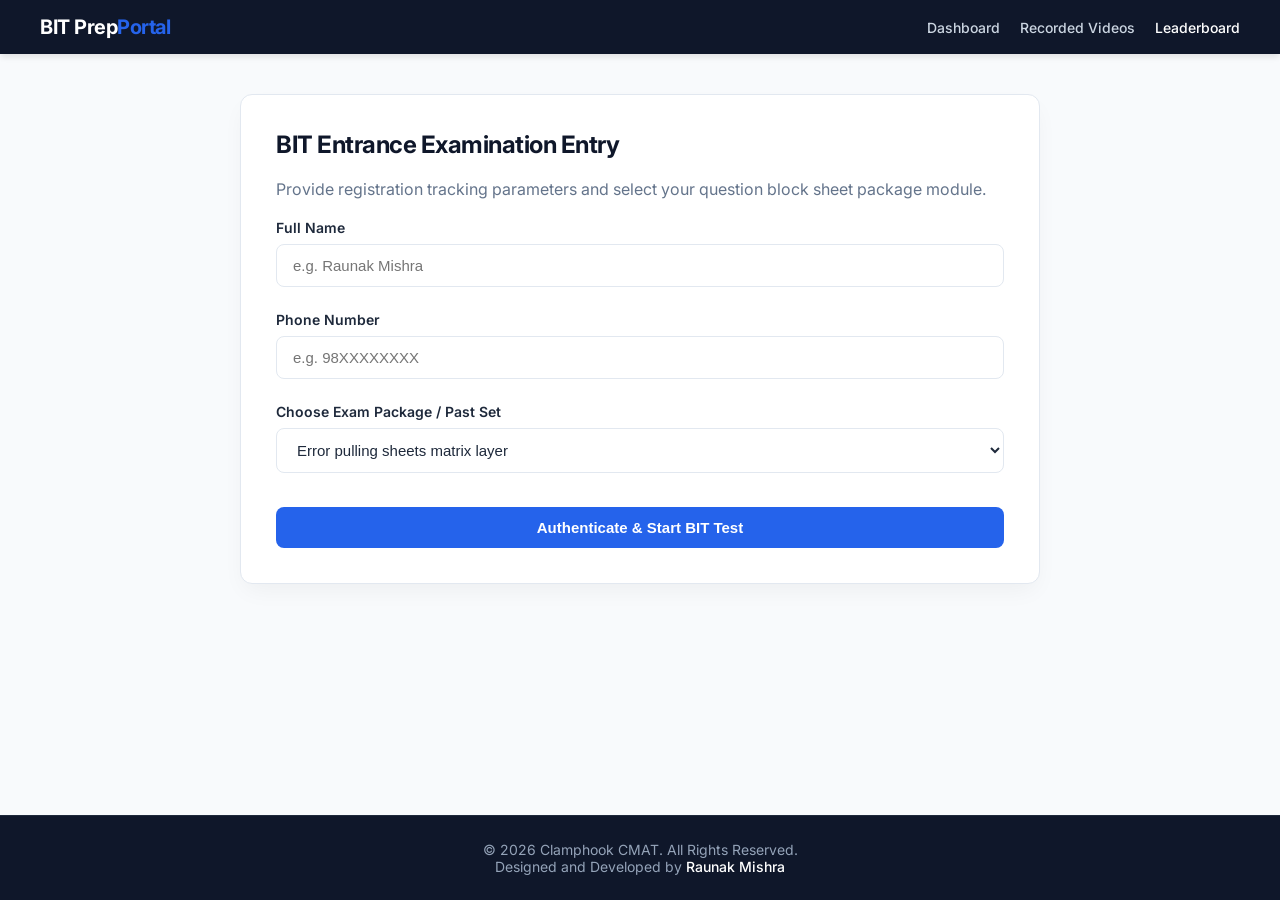
<file: bit/index.html>
<!DOCTYPE html>
<html lang="en">
<head>
    <meta charset="UTF-8">
    <meta name="viewport" content="width=device-width, initial-scale=1.0">
    <title>BIT Mock Exam Portal</title>
    <link href="https://fonts.googleapis.com/css2?family=Inter:wght@300;400;500;600;700&display=swap" rel="stylesheet">
    <script src="https://code.jquery.com/jquery-3.6.4.min.js"></script>
    
    <style>
        :root {
            --primary-color: #2563eb;       
            --primary-hover: #1d4ed8;
            --secondary-color: #10b981;     
            --dark-bg: #0f172a;             
            --text-main: #1e293b;
            --text-muted: #64748b;
            --body-bg: #f8fafc;
            --card-border: #e2e8f0;
        }

        body {
            font-family: 'Inter', sans-serif;
            background-color: var(--body-bg);
            color: var(--text-main);
            margin: 0;
            padding: 0;
            display: flex;
            flex-direction: column;
            min-height: 100vh;
        }

        header {
            background-color: var(--dark-bg);
            position: sticky;
            top: 0;
            z-index: 1000;
            box-shadow: 0 4px 6px -1px rgba(0, 0, 0, 0.1);
        }

        .navbar {
            max-width: 1200px;
            margin: 0 auto;
            padding: 15px 20px;
            display: flex;
            justify-content: space-between;
            align-items: center;
            flex-wrap: wrap;
        }

        .navbar-brand {
            color: #ffffff;
            font-size: 20px;
            font-weight: 700;
            text-decoration: none;
            letter-spacing: -0.5px;
        }

        .navbar-brand span { color: var(--primary-color); }

        .menu-toggle {
            display: none; 
            flex-direction: column;
            justify-content: space-between;
            width: 22px;
            height: 16px;
            background: transparent;
            border: none;
            cursor: pointer;
            padding: 0;
            z-index: 1010;
        }

        .menu-toggle .bar {
            height: 2px;
            width: 100%;
            background-color: #ffffff;
            border-radius: 2px;
            transition: transform 0.3s ease, opacity 0.3s ease;
            transform-origin: left center;
        }

        .menu-toggle.active .bar:nth-child(1) { transform: rotate(45deg) translate(1px, -1px); }
        .menu-toggle.active .bar:nth-child(2) { opacity: 0; transform: translateX(-10px); }
        .menu-toggle.active .bar:nth-child(3) { transform: rotate(-45deg) translate(1px, 1px); }

        .navbar-nav {
            display: flex;
            gap: 20px;
            list-style: none;
            margin: 0;
            padding: 0;
        }

        .navbar-nav a {
            color: #cbd5e1;
            text-decoration: none;
            font-size: 14px;
            font-weight: 500;
            transition: color 0.2s ease;
        }
        .navbar-nav a:hover { color: #ffffff; }

        main {
            flex: 1;
            display: flex;
            justify-content: center;
            align-items: flex-start;
            padding: 40px 20px;
        }

        .container {
            background-color: #ffffff;
            border-radius: 12px;
            border: 1px solid var(--card-border);
            box-shadow: 0 10px 25px -5px rgba(0,0,0,0.05);
            width: 100%;
            max-width: 800px;
            padding: 35px;
            box-sizing: border-box;
        }

        h2 { color: var(--dark-bg); font-weight: 700; margin-top: 0; letter-spacing: -0.5px; }

        .screen { display: none; }
        .active-screen { display: block; }

        .form-group { margin-bottom: 24px; }
        label.form-label {
            display: block;
            margin-bottom: 8px;
            font-weight: 600;
            font-size: 14px;
            color: var(--text-main);
        }
        input[type="text"], input[type="tel"], select {
            width: 100%;
            padding: 12px 16px;
            border: 1px solid var(--card-border);
            border-radius: 8px;
            font-size: 15px;
            box-sizing: border-box;
            background: #ffffff;
            color: var(--text-main);
            transition: all 0.2s ease;
        }
        input:focus, select:focus {
            outline: none;
            border-color: var(--primary-color);
            box-shadow: 0 0 0 3px rgba(37, 99, 235, 0.15);
        }

        .quiz-subheader {
            display: flex;
            justify-content: space-between;
            align-items: center;
            border-bottom: 1px solid var(--card-border);
            padding-bottom: 15px;
            margin-bottom: 30px;
        }
        .timer {
            font-size: 15px;
            font-weight: 700;
            color: #ef4444;
            background: #fef2f2;
            border: 1px solid #fee2e2;
            padding: 6px 14px;
            border-radius: 30px;
            white-space: nowrap;
        }

        .question-card {
            background: #ffffff;
            border: 1px solid var(--card-border);
            border-radius: 10px;
            padding: 24px;
            margin-bottom: 25px;
        }
        .question-text {
            font-size: 16px;
            font-weight: 600;
            margin-bottom: 18px;
            color: var(--dark-bg);
            line-height: 1.5;
        }
        .option-label {
            display: flex;
            align-items: center;
            background: #ffffff;
            border: 1px solid var(--card-border);
            border-radius: 8px;
            padding: 14px 18px;
            margin-bottom: 12px;
            cursor: pointer;
            font-size: 15px;
            transition: all 0.2s ease;
        }
        .option-label:hover { background: #f8fafc; border-color: #cbd5e1; }
        .option-label input[type="radio"] { margin-right: 14px; transform: scale(1.15); flex-shrink: 0; }
        .option-label.selected { border-color: var(--primary-color); background-color: #eff6ff; font-weight: 500; }

        .btn {
            background-color: var(--primary-color);
            color: white;
            border: none;
            padding: 12px 28px;
            font-size: 15px;
            font-weight: 600;
            border-radius: 8px;
            cursor: pointer;
            transition: background 0.2s ease;
        }
        .btn:hover { background-color: var(--primary-hover); }
        .btn:disabled { background-color: #e2e8f0; color: #94a3b8; cursor: not-allowed; }
        .btn-success { background-color: var(--secondary-color); }
        .btn-success:hover { background-color: #059669; }
        
        .navigation-box { 
            display: flex; 
            justify-content: space-between; 
            margin-top: 35px; 
            border-top: 1px solid var(--card-border);
            padding-top: 25px;
            gap: 15px;
        }
        .status-msg-box {
            padding: 12px;
            border-radius: 8px;
            font-size: 14px;
            font-weight: 500;
            margin-bottom: 20px;
            display: none;
        }
        .msg-info { background-color: #eff6ff; color: #1e40af; border: 1px solid #bfdbfe; }
        .msg-warn { background-color: #fffbeb; color: #92400e; border: 1px solid #fef3c7; }

        #loading { text-align: center; font-size: 16px; color: var(--text-muted); padding: 40px 0; }

        footer {
            background-color: var(--dark-bg);
            color: #94a3b8;
            font-size: 14px;
            text-align: center;
            padding: 25px 20px;
            border-top: 1px solid #1e293b;
        }
        footer a { color: #ffffff; text-decoration: none; font-weight: 500; }
        footer a:hover { text-decoration: underline; }

        /* ==========================================================================
           RESPONSIVE RE-FLOW ENGINE (PC / Tablet / Mobile Phone)
           ========================================================================== */
        @media (max-width: 768px) {
            .menu-toggle { display: flex; }
            .navbar-nav {
                display: none; 
                width: 100%;
                flex-direction: column;
                gap: 0;
                margin-top: 15px;
                padding-top: 5px;
                border-top: 1px solid #1e293b;
            }
            .navbar-nav.active { display: flex; }
            .navbar-nav li { width: 100%; }
            .navbar-nav a { display: block; padding: 12px 0; font-size: 15px; border-bottom: 1px solid #1e293b; }
            .navbar-nav li:last-child a { border-bottom: none; }
            main { padding: 25px 15px; }
            .container { padding: 25px; }
            .question-card { padding: 20px; }
        }

        @media (max-width: 576px) {
            .container { padding: 20px 15px; border-radius: 8px; }
            h2 { font-size: 20px; }
            .quiz-subheader { flex-direction: column; gap: 10px; align-items: flex-start; padding-bottom: 12px; margin-bottom: 20px; }
            .timer { align-self: fill; width: 100%; box-sizing: border-box; text-align: center; }
            .question-card { padding: 16px; margin-bottom: 15px; border-radius: 8px; }
            .question-text { font-size: 15px; margin-bottom: 14px; }
            .option-label { padding: 12px; font-size: 14px; margin-bottom: 8px; }
            .navigation-box { flex-direction: column-reverse; gap: 12px; margin-top: 25px; padding-top: 20px; }
            .navigation-box .btn { width: 100%; padding: 14px; font-size: 16px; }
        }
    </style>
</head>
<body>

<header>
    <div class="navbar">
        <a href="#" class="navbar-brand">BIT Prep<span>Portal</span></a>
        <button class="menu-toggle" id="mobile-menu-btn" aria-label="Toggle navigation menu">
            <span class="bar"></span><span class="bar"></span><span class="bar"></span>
        </button>
        <ul class="navbar-nav">
            <li><a href="https://cmat.clamphook.com">Dashboard</a></li>
            <li><a href="https://drive.google.com/drive/folders/1VRYZeDLAH3Pv5IeH7xxnWvKCeuhNvGF9?usp=drive_link">Recorded Videos</a></li>
            <li><a href="https://cmat.clamphook.com/leaderboard" style="color: #ffffff;">Leaderboard</a></li>
        </ul>
    </div>
</header>

<main>
    <div class="container">
        <div id="login-screen" class="screen active-screen">
            <h2>BIT Entrance Examination Entry</h2>
            <p style="color: var(--text-muted); margin-bottom: 20px;">Provide registration tracking parameters and select your question block sheet package module.</p>
            
            <div id="status-message" class="status-msg-box"></div>

            <div class="form-group">
                <label class="form-label" for="student-name">Full Name</label>
                <input type="text" id="student-name" placeholder="e.g. Raunak Mishra" autocomplete="off">
            </div>

            <div class="form-group">
                <label class="form-label" for="student-phone">Phone Number</label>
                <input type="tel" id="student-phone" placeholder="e.g. 98XXXXXXXX" autocomplete="off" maxlength="10">
            </div>

            <div class="form-group">
                <label class="form-label" for="test-set-select">Choose Exam Package / Past Set</label>
                <select id="test-set-select">
                    <option value="">Polling cloud directories...</option>
                </select>
            </div>

            <button id="start-btn" class="btn" style="width: 100%; margin-top: 10px;">Authenticate & Start BIT Test</button>
        </div>

        <div id="loading" class="screen">Connecting to Database framework, please stand by...</div>

        <div id="quiz-screen" class="screen">
            <div class="quiz-subheader">
                <span id="question-meta" style="font-weight: 600; color: var(--text-muted);">Showing Questions</span>
                <div class="timer">Time Remaining: <span id="time-display">90:00</span></div>
            </div>

            <div id="multipage-questions-container"></div>

            <div class="navigation-box">
                <button id="prev-btn" class="btn">Previous Page</button>
                <button id="next-btn" class="btn">Next Page</button>
                <button id="submit-btn" class="btn btn-success" style="display: none;">Complete & Submit Paper</button>
            </div>
        </div>

        <div id="result-screen" class="screen">
            <h2>Exam Completed Successfully!</h2>
            <p id="submission-message" style="color: var(--text-muted); line-height: 1.6;">Your responses have been successfully added to the Scores tab of the spreadsheet archive.</p>
            <hr style="border: 0; border-top: 1px solid var(--card-border); margin: 25px 0;">
            <h3 id="score-text" style="color: var(--secondary-color); font-weight: 700; font-size: 22px;"></h3>
        </div>
    </div>
</main>

<footer>
    <div style="max-width: 1200px; margin: 0 auto;">
        <div>&copy; 2026 Clamphook CMAT. All Rights Reserved.<br />Designed and Developed by <a href="https://www.raunakmishra.com.np" target="_blank">Raunak Mishra</a></div>
    </div>
</footer>

<script>
    // ==========================================================================
    // PASTE YOUR GOOGLE DEPLOYED WEB APP URL HERE
    // ==========================================================================
    const DEPLOYED_SCRIPT_URL = "https://script.google.com/macros/s/AKfycbwBuK1iFBJEiUd7xQLfXkPiV3C6_T7EpLfF7J1niopsh20-5uhG5S9Z8vsdMRn4MOME/exec";
    
    let questionsData = [];
    let currentPage = 0;
    const questionsPerPage = 10;
    let examDurationSeconds = 120 * 60; // 120 Minute BIT Constraint standard
    let timerInterval;
    let activeLiveSetGlobal = "";

    $(document).ready(function() {
        sessionStorage.clear();
        fetchAvailableSheets();

        // Hamburger Toggles
        $('#mobile-menu-btn').on('click', function(e) {
            e.stopPropagation();
            $(this).toggleClass('active');       
            $('.navbar-nav').toggleClass('active'); 
        });

        $('.navbar-nav a').on('click', function() {
            $('#mobile-menu-btn').removeClass('active');
            $('.navbar-nav').removeClass('active');
        });

        // Numeric parsing clamping
        $('#student-phone').on('input', function() {
            this.value = this.value.replace(/[^0-9]/g, '');
        });

        // Dropdown selection state message system
        $('#test-set-select').on('change', function() {
            evaluateSelectedSetMessage($(this).val());
        });

        $('#start-btn').on('click', function() {
            let name = $('#student-name').val().trim();
            let phone = $('#student-phone').val().trim();
            let chosenSet = $('#test-set-select').val();

            if (name === "" || phone === "" || !chosenSet) {
                alert("Please fully complete Name, Phone, and Sheet package parameters!");
                return;
            }

            const phoneRegex = /^(97|98)\d{8}$/;
            if (!phoneRegex.test(phone)) {
                alert("Invalid Nepal Phone Matrix formatting! Must be 10 digits starting with 97 or 98.");
                return;
            }

            sessionStorage.setItem('student_name', name);
            sessionStorage.setItem('student_phone', phone);
            sessionStorage.setItem('chosen_set', chosenSet);

            loadQuestions(chosenSet);
        });

        $('#prev-btn').on('click', function() {
            if (currentPage > 0) { currentPage--; renderQuestionsPage(); window.scrollTo({top: 0, behavior: 'smooth'}); }
        });

        $('#next-btn').on('click', function() {
            if ((currentPage + 1) * questionsPerPage < questionsData.length) { currentPage++; renderQuestionsPage(); window.scrollTo({top: 0, behavior: 'smooth'}); }
        });

        $(document).on('change', '.option-label input[type="radio"]', function() {
            let $card = $(this).closest('.question-card');
            let globalIdx = $card.data('global-index');
            $card.find('.option-label').removeClass('selected');
            $(this).closest('.option-label').addClass('selected');
            sessionStorage.setItem('ans_q_' + globalIdx, $(this).val());
        });

        $('#submit-btn').on('click', function() {
            if (confirm("Submit your BIT response sheets now?")) { processAndSubmitExam(false); }
        });
    });

    function fetchAvailableSheets() {
        $.ajax({
            url: DEPLOYED_SCRIPT_URL,
            type: "GET",
            data: { action: "getAvailableSets" },
            dataType: "json",
            success: function(response) {
                if(response.sets && response.sets.length > 0) {
                    activeLiveSetGlobal = response.activeLiveSet;
                    let dropdownHtml = "";
                    
                    response.sets.forEach(function(setName) {
                        if(setName === response.activeLiveSet) {
                            dropdownHtml += `<option value="${setName}" selected>${setName} (Current Active Test)</option>`;
                        } else {
                            dropdownHtml += `<option value="${setName}">${setName} (Past Archive Release)</option>`;
                        }
                    });
                    
                    $('#test-set-select').html(dropdownHtml);
                    evaluateSelectedSetMessage($('#test-set-select').val());
                }
            },
            error: function() {
                $('#test-set-select').html('<option value="">Error pulling sheets matrix layer</option>');
            }
        });
    }

    function evaluateSelectedSetMessage(selectedSet) {
        let $box = $('#status-message');
        if(selectedSet === activeLiveSetGlobal) {
            $box.removeClass('msg-info').addClass('msg-warn')
                .html(`<strong>Notice:</strong> This is this week's active set. On test days, it stays locked until 5:00 PM Nepal Time. After that, it remains open 24/7.`)
                .show();
        } else {
            $box.removeClass('msg-warn').addClass('msg-info')
                .html(`<strong>Archive Mode:</strong> ${selectedSet} is an older test set. It is fully open for standalone practice.`)
                .show();
        }
    }

    function loadQuestions(setName) {
        switchScreen('loading');
        
        $.ajax({
            url: DEPLOYED_SCRIPT_URL,
            type: "GET",
            data: { action: "getQuestions", set: setName },
            dataType: "json",
            success: function(data) {
                if(data.error === "GATE_LOCKED") {
                    alert("Access Denied!\nThis week's test is locked and will open exactly at 5:00 PM Nepal Time.");
                    switchScreen('login-screen');
                    return;
                }
                if(data.error) {
                    alert(data.error);
                    switchScreen('login-screen');
                    return;
                }
                
                questionsData = data;
                switchScreen('quiz-screen');
                startTimer();
                renderQuestionsPage();
            },
            error: function() {
                alert("Critical network error pipeline handshake disruption!");
                switchScreen('login-screen');
            }
        });
    }

    function renderQuestionsPage() {
        let startIdx = currentPage * questionsPerPage;
        let endIdx = Math.min(startIdx + questionsPerPage, questionsData.length);
        
        $('#question-meta').text(`Displaying items ${startIdx + 1} - ${endIdx} of ${questionsData.length}`);
        let containerHtml = "";
        
        for (let i = startIdx; i < endIdx; i++) {
            let qItem = questionsData[i];
            let savedAnswer = sessionStorage.getItem('ans_q_' + i) || "";
            
            containerHtml += `
                <div class="question-card" data-global-index="${i}">
                    <div class="question-text">${i + 1}. ${qItem.question}</div>
                    <div class="options-wrapper">
                        <label class="option-label ${savedAnswer === 'A' ? 'selected' : ''}">
                            <input type="radio" name="option_grp_${i}" value="A" ${savedAnswer === 'A' ? 'checked' : ''}> ${qItem.optionA}
                        </label>
                        <label class="option-label ${savedAnswer === 'B' ? 'selected' : ''}">
                            <input type="radio" name="option_grp_${i}" value="B" ${savedAnswer === 'B' ? 'checked' : ''}> ${qItem.optionB}
                        </label>
                        <label class="option-label ${savedAnswer === 'C' ? 'selected' : ''}">
                            <input type="radio" name="option_grp_${i}" value="C" ${savedAnswer === 'C' ? 'checked' : ''}> ${qItem.optionC}
                        </label>
                        <label class="option-label ${savedAnswer === 'D' ? 'selected' : ''}">
                            <input type="radio" name="option_grp_${i}" value="D" ${savedAnswer === 'D' ? 'checked' : ''}> ${qItem.optionD}
                        </label>
                    </div>
                </div>
            `;
        }
        
        $('#multipage-questions-container').html(containerHtml);
        $('#prev-btn').prop('disabled', currentPage === 0);
        
        if (endIdx >= questionsData.length) {
            $('#next-btn').hide(); $('#submit-btn').show();
        } else {
            $('#next-btn').show(); $('#submit-btn').hide();
        }
    }

    function startTimer() {
        timerInterval = setInterval(function() {
            let minutes = Math.floor(examDurationSeconds / 60);
            let seconds = examDurationSeconds % 60;
            $('#time-display').text(`${minutes.toString().padStart(2, '0')}:${seconds.toString().padStart(2, '0')}`);

            if (examDurationSeconds <= 0) {
                clearInterval(timerInterval);
                processAndSubmitExam(true); 
            }
            examDurationSeconds--;
        }, 1000);
    }

    function processAndSubmitExam(isTimeOut) {
        clearInterval(timerInterval);
        switchScreen('loading');
        
        if (isTimeOut) { $('#loading').text("Time limit expired! Processing answers..."); }

        let score = 0;
        let responses = {};

        questionsData.forEach((q, index) => {
            let userAns = sessionStorage.getItem('ans_q_' + index) || "Unanswered";
            responses['Q' + (index + 1)] = userAns;
            if (userAns.trim().toUpperCase() === q.correctOption.trim().toUpperCase()) { score++; }
        });

        $.ajax({
            url: DEPLOYED_SCRIPT_URL,
            type: "POST",
            data: {
                action: "submitAnswers",
                name: sessionStorage.getItem('student_name'),
                phone: sessionStorage.getItem('student_phone'),
                set: sessionStorage.getItem('chosen_set'),
                score: score,
                total: questionsData.length,
                responses: JSON.stringify(responses)
            },
            success: function() {
                $('#score-text').text(`Final Metric Evaluation Score: ${score} / ${questionsData.length}`);
                switchScreen('result-screen');
            },
            error: function() {
                $('#score-text').text(`Score logged locally: ${score} / ${questionsData.length} (Cloud submission failure)`);
                switchScreen('result-screen');
            }
        });
    }

    function switchScreen(screenId) {
        $('.screen').removeClass('active-screen');
        $('#' + screenId).addClass('active-screen');
    }
</script>
</body>
</html>
</file>
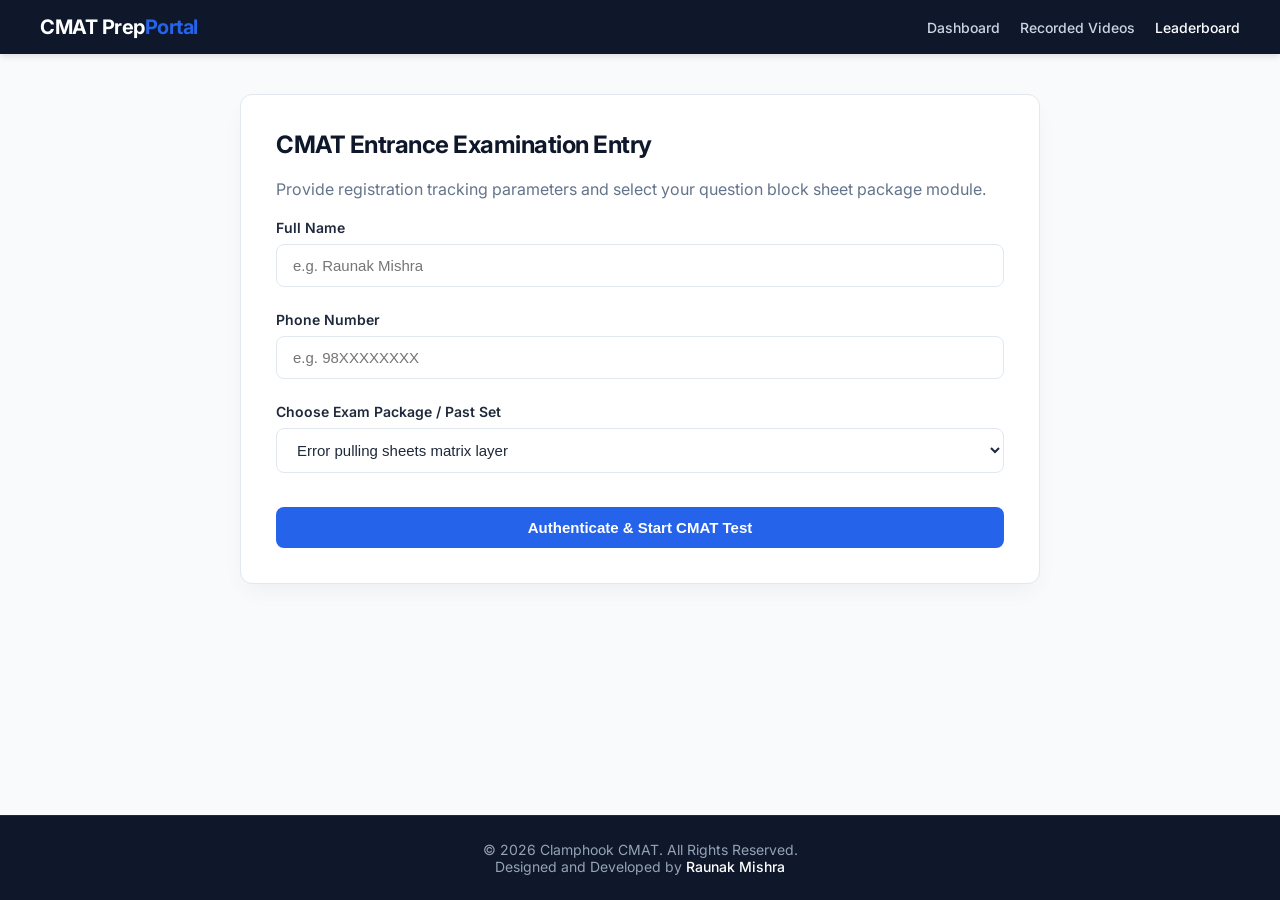
<file: cmat/index.html>
<!DOCTYPE html>
<html lang="en">
<head>
    <meta charset="UTF-8">
    <meta name="viewport" content="width=device-width, initial-scale=1.0">
    <title>CMAT Mock Exam Portal</title>
    <link href="https://fonts.googleapis.com/css2?family=Inter:wght@300;400;500;600;700&display=swap" rel="stylesheet">
    <script src="https://code.jquery.com/jquery-3.6.4.min.js"></script>
    
    <style>
        :root {
            --primary-color: #2563eb;       
            --primary-hover: #1d4ed8;
            --secondary-color: #10b981;     
            --dark-bg: #0f172a;             
            --text-main: #1e293b;
            --text-muted: #64748b;
            --body-bg: #f8fafc;
            --card-border: #e2e8f0;
        }

        body {
            font-family: 'Inter', sans-serif;
            background-color: var(--body-bg);
            color: var(--text-main);
            margin: 0;
            padding: 0;
            display: flex;
            flex-direction: column;
            min-height: 100vh;
        }

        header {
            background-color: var(--dark-bg);
            position: sticky;
            top: 0;
            z-index: 1000;
            box-shadow: 0 4px 6px -1px rgba(0, 0, 0, 0.1);
        }

        .navbar {
            max-width: 1200px;
            margin: 0 auto;
            padding: 15px 20px;
            display: flex;
            justify-content: space-between;
            align-items: center;
            flex-wrap: wrap;
        }

        .navbar-brand {
            color: #ffffff;
            font-size: 20px;
            font-weight: 700;
            text-decoration: none;
            letter-spacing: -0.5px;
        }

        .navbar-brand span { color: var(--primary-color); }

        .menu-toggle {
            display: none; 
            flex-direction: column;
            justify-content: space-between;
            width: 22px;
            height: 16px;
            background: transparent;
            border: none;
            cursor: pointer;
            padding: 0;
            z-index: 1010;
        }

        .menu-toggle .bar {
            height: 2px;
            width: 100%;
            background-color: #ffffff;
            border-radius: 2px;
            transition: transform 0.3s ease, opacity 0.3s ease;
            transform-origin: left center;
        }

        .menu-toggle.active .bar:nth-child(1) { transform: rotate(45deg) translate(1px, -1px); }
        .menu-toggle.active .bar:nth-child(2) { opacity: 0; transform: translateX(-10px); }
        .menu-toggle.active .bar:nth-child(3) { transform: rotate(-45deg) translate(1px, 1px); }

        .navbar-nav {
            display: flex;
            gap: 20px;
            list-style: none;
            margin: 0;
            padding: 0;
        }

        .navbar-nav a {
            color: #cbd5e1;
            text-decoration: none;
            font-size: 14px;
            font-weight: 500;
            transition: color 0.2s ease;
        }
        .navbar-nav a:hover { color: #ffffff; }

        main {
            flex: 1;
            display: flex;
            justify-content: center;
            align-items: flex-start;
            padding: 40px 20px;
        }

        .container {
            background-color: #ffffff;
            border-radius: 12px;
            border: 1px solid var(--card-border);
            box-shadow: 0 10px 25px -5px rgba(0,0,0,0.05);
            width: 100%;
            max-width: 800px;
            padding: 35px;
            box-sizing: border-box;
        }

        h2 { color: var(--dark-bg); font-weight: 700; margin-top: 0; letter-spacing: -0.5px; }

        .screen { display: none; }
        .active-screen { display: block; }

        .form-group { margin-bottom: 24px; }
        label.form-label {
            display: block;
            margin-bottom: 8px;
            font-weight: 600;
            font-size: 14px;
            color: var(--text-main);
        }
        input[type="text"], input[type="tel"], select {
            width: 100%;
            padding: 12px 16px;
            border: 1px solid var(--card-border);
            border-radius: 8px;
            font-size: 15px;
            box-sizing: border-box;
            background: #ffffff;
            color: var(--text-main);
            transition: all 0.2s ease;
        }
        input:focus, select:focus {
            outline: none;
            border-color: var(--primary-color);
            box-shadow: 0 0 0 3px rgba(37, 99, 235, 0.15);
        }

        .quiz-subheader {
            display: flex;
            justify-content: space-between;
            align-items: center;
            border-bottom: 1px solid var(--card-border);
            padding-bottom: 15px;
            margin-bottom: 30px;
        }
        .timer {
            font-size: 15px;
            font-weight: 700;
            color: #ef4444;
            background: #fef2f2;
            border: 1px solid #fee2e2;
            padding: 6px 14px;
            border-radius: 30px;
            white-space: nowrap;
        }

        .question-card {
            background: #ffffff;
            border: 1px solid var(--card-border);
            border-radius: 10px;
            padding: 24px;
            margin-bottom: 25px;
        }
        .question-text {
            font-size: 16px;
            font-weight: 600;
            margin-bottom: 18px;
            color: var(--dark-bg);
            line-height: 1.5;
        }
        .option-label {
            display: flex;
            align-items: center;
            background: #ffffff;
            border: 1px solid var(--card-border);
            border-radius: 8px;
            padding: 14px 18px;
            margin-bottom: 12px;
            cursor: pointer;
            font-size: 15px;
            transition: all 0.2s ease;
        }
        .option-label:hover { background: #f8fafc; border-color: #cbd5e1; }
        .option-label input[type="radio"] { margin-right: 14px; transform: scale(1.15); flex-shrink: 0; }
        .option-label.selected { border-color: var(--primary-color); background-color: #eff6ff; font-weight: 500; }

        .btn {
            background-color: var(--primary-color);
            color: white;
            border: none;
            padding: 12px 28px;
            font-size: 15px;
            font-weight: 600;
            border-radius: 8px;
            cursor: pointer;
            transition: background 0.2s ease;
        }
        .btn:hover { background-color: var(--primary-hover); }
        .btn:disabled { background-color: #e2e8f0; color: #94a3b8; cursor: not-allowed; }
        .btn-success { background-color: var(--secondary-color); }
        .btn-success:hover { background-color: #059669; }
        
        .navigation-box { 
            display: flex; 
            justify-content: space-between; 
            margin-top: 35px; 
            border-top: 1px solid var(--card-border);
            padding-top: 25px;
            gap: 15px;
        }
        .status-msg-box {
            padding: 12px;
            border-radius: 8px;
            font-size: 14px;
            font-weight: 500;
            margin-bottom: 20px;
            display: none;
        }
        .msg-info { background-color: #eff6ff; color: #1e40af; border: 1px solid #bfdbfe; }
        .msg-warn { background-color: #fffbeb; color: #92400e; border: 1px solid #fef3c7; }

        #loading { text-align: center; font-size: 16px; color: var(--text-muted); padding: 40px 0; }

        footer {
            background-color: var(--dark-bg);
            color: #94a3b8;
            font-size: 14px;
            text-align: center;
            padding: 25px 20px;
            border-top: 1px solid #1e293b;
        }
        footer a { color: #ffffff; text-decoration: none; font-weight: 500; }
        footer a:hover { text-decoration: underline; }

        /* ==========================================================================
           RESPONSIVE RE-FLOW ENGINE (PC / Tablet / Mobile Phone)
           ========================================================================== */
        @media (max-width: 768px) {
            .menu-toggle { display: flex; }
            .navbar-nav {
                display: none; 
                width: 100%;
                flex-direction: column;
                gap: 0;
                margin-top: 15px;
                padding-top: 5px;
                border-top: 1px solid #1e293b;
            }
            .navbar-nav.active { display: flex; }
            .navbar-nav li { width: 100%; }
            .navbar-nav a { display: block; padding: 12px 0; font-size: 15px; border-bottom: 1px solid #1e293b; }
            .navbar-nav li:last-child a { border-bottom: none; }
            main { padding: 25px 15px; }
            .container { padding: 25px; }
            .question-card { padding: 20px; }
        }

        @media (max-width: 576px) {
            .container { padding: 20px 15px; border-radius: 8px; }
            h2 { font-size: 20px; }
            .quiz-subheader { flex-direction: column; gap: 10px; align-items: flex-start; padding-bottom: 12px; margin-bottom: 20px; }
            .timer { align-self: fill; width: 100%; box-sizing: border-box; text-align: center; }
            .question-card { padding: 16px; margin-bottom: 15px; border-radius: 8px; }
            .question-text { font-size: 15px; margin-bottom: 14px; }
            .option-label { padding: 12px; font-size: 14px; margin-bottom: 8px; }
            .navigation-box { flex-direction: column-reverse; gap: 12px; margin-top: 25px; padding-top: 20px; }
            .navigation-box .btn { width: 100%; padding: 14px; font-size: 16px; }
        }
    </style>
</head>
<body>

<header>
    <div class="navbar">
        <a href="#" class="navbar-brand">CMAT Prep<span>Portal</span></a>
        <button class="menu-toggle" id="mobile-menu-btn" aria-label="Toggle navigation menu">
            <span class="bar"></span><span class="bar"></span><span class="bar"></span>
        </button>
        <ul class="navbar-nav">
            <li><a href="https://cmat.clamphook.com">Dashboard</a></li>
            <li><a href="https://drive.google.com/drive/folders/1VRYZeDLAH3Pv5IeH7xxnWvKCeuhNvGF9?usp=drive_link">Recorded Videos</a></li>
            <li><a href="https://cmat.clamphook.com/leaderboard" style="color: #ffffff;">Leaderboard</a></li>
        </ul>
    </div>
</header>

<main>
    <div class="container">
        <div id="login-screen" class="screen active-screen">
            <h2>CMAT Entrance Examination Entry</h2>
            <p style="color: var(--text-muted); margin-bottom: 20px;">Provide registration tracking parameters and select your question block sheet package module.</p>
            
            <div id="status-message" class="status-msg-box"></div>

            <div class="form-group">
                <label class="form-label" for="student-name">Full Name</label>
                <input type="text" id="student-name" placeholder="e.g. Raunak Mishra" autocomplete="off">
            </div>

            <div class="form-group">
                <label class="form-label" for="student-phone">Phone Number</label>
                <input type="tel" id="student-phone" placeholder="e.g. 98XXXXXXXX" autocomplete="off" maxlength="10">
            </div>

            <div class="form-group">
                <label class="form-label" for="test-set-select">Choose Exam Package / Past Set</label>
                <select id="test-set-select">
                    <option value="">Polling cloud directories...</option>
                </select>
            </div>

            <button id="start-btn" class="btn" style="width: 100%; margin-top: 10px;">Authenticate & Start CMAT Test</button>
        </div>

        <div id="loading" class="screen">Connecting to database framework, please stand by...</div>

        <div id="quiz-screen" class="screen">
            <div class="quiz-subheader">
                <span id="question-meta" style="font-weight: 600; color: var(--text-muted);">Showing Questions</span>
                <div class="timer">Time Remaining: <span id="time-display">90:00</span></div>
            </div>

            <div id="multipage-questions-container"></div>

            <div class="navigation-box">
                <button id="prev-btn" class="btn">Previous Page</button>
                <button id="next-btn" class="btn">Next Page</button>
                <button id="submit-btn" class="btn btn-success" style="display: none;">Complete & Submit Paper</button>
            </div>
        </div>

        <div id="result-screen" class="screen">
            <h2>Exam Completed Successfully!</h2>
            <p id="submission-message" style="color: var(--text-muted); line-height: 1.6;">Your responses have been successfully added to the Scores tab of the spreadsheet archive.</p>
            <hr style="border: 0; border-top: 1px solid var(--card-border); margin: 25px 0;">
            <h3 id="score-text" style="color: var(--secondary-color); font-weight: 700; font-size: 22px;"></h3>
        </div>
    </div>
</main>

<footer>
    <div style="max-width: 1200px; margin: 0 auto;">
        <div>&copy; 2026 Clamphook CMAT. All Rights Reserved.<br />Designed and Developed by <a href="https://www.raunakmishra.com.np" target="_blank">Raunak Mishra</a></div>
    </div>
</footer>

<script>
    // ==========================================================================
    // PASTE YOUR GOOGLE DEPLOYED WEB APP URL HERE
    // ==========================================================================
    const DEPLOYED_SCRIPT_URL = "https://script.google.com/macros/s/AKfycbxvPgiraXVNMjBdtfmmQgq-tfOVHaDpX0yIQ-Jp4XMZTSrE0uXpom0pP7y03xKvTSBX/exec"; 
    
    let questionsData = [];
    let currentPage = 0;
    const questionsPerPage = 10;
    let examDurationSeconds = 90 * 60; // 90 Minute CMAT Constraint standard
    let timerInterval;
    let activeLiveSetGlobal = "";

    $(document).ready(function() {
        sessionStorage.clear();
        fetchAvailableSheets();

        // Hamburger Toggles
        $('#mobile-menu-btn').on('click', function(e) {
            e.stopPropagation();
            $(this).toggleClass('active');       
            $('.navbar-nav').toggleClass('active'); 
        });

        $('.navbar-nav a').on('click', function() {
            $('#mobile-menu-btn').removeClass('active');
            $('.navbar-nav').removeClass('active');
        });

        // Numeric parsing clamping
        $('#student-phone').on('input', function() {
            this.value = this.value.replace(/[^0-9]/g, '');
        });

        // Dropdown selection state message system
        $('#test-set-select').on('change', function() {
            evaluateSelectedSetMessage($(this).val());
        });

        $('#start-btn').on('click', function() {
            let name = $('#student-name').val().trim();
            let phone = $('#student-phone').val().trim();
            let chosenSet = $('#test-set-select').val();

            if (name === "" || phone === "" || !chosenSet) {
                alert("Please fully complete Name, Phone, and Sheet package parameters!");
                return;
            }

            const phoneRegex = /^(97|98)\d{8}$/;
            if (!phoneRegex.test(phone)) {
                alert("Invalid Nepal Phone Matrix formatting! Must be 10 digits starting with 97 or 98.");
                return;
            }

            sessionStorage.setItem('student_name', name);
            sessionStorage.setItem('student_phone', phone);
            sessionStorage.setItem('chosen_set', chosenSet);

            loadQuestions(chosenSet);
        });

        $('#prev-btn').on('click', function() {
            if (currentPage > 0) { currentPage--; renderQuestionsPage(); window.scrollTo({top: 0, behavior: 'smooth'}); }
        });

        $('#next-btn').on('click', function() {
            if ((currentPage + 1) * questionsPerPage < questionsData.length) { currentPage++; renderQuestionsPage(); window.scrollTo({top: 0, behavior: 'smooth'}); }
        });

        $(document).on('change', '.option-label input[type="radio"]', function() {
            let $card = $(this).closest('.question-card');
            let globalIdx = $card.data('global-index');
            $card.find('.option-label').removeClass('selected');
            $(this).closest('.option-label').addClass('selected');
            sessionStorage.setItem('ans_q_' + globalIdx, $(this).val());
        });

        $('#submit-btn').on('click', function() {
            if (confirm("Submit your CMAT response sheets now?")) { processAndSubmitExam(false); }
        });
    });

    function fetchAvailableSheets() {
        $.ajax({
            url: DEPLOYED_SCRIPT_URL,
            type: "GET",
            data: { action: "getAvailableSets" },
            dataType: "json",
            success: function(response) {
                if(response.sets && response.sets.length > 0) {
                    activeLiveSetGlobal = response.activeLiveSet;
                    let dropdownHtml = "";
                    
                    response.sets.forEach(function(setName) {
                        if(setName === response.activeLiveSet) {
                            dropdownHtml += `<option value="${setName}" selected>${setName} (Current Active Test)</option>`;
                        } else {
                            dropdownHtml += `<option value="${setName}">${setName} (Past Archive Release)</option>`;
                        }
                    });
                    
                    $('#test-set-select').html(dropdownHtml);
                    evaluateSelectedSetMessage($('#test-set-select').val());
                }
            },
            error: function() {
                $('#test-set-select').html('<option value="">Error pulling sheets matrix layer</option>');
            }
        });
    }

    function evaluateSelectedSetMessage(selectedSet) {
        let $box = $('#status-message');
        if(selectedSet === activeLiveSetGlobal) {
            $box.removeClass('msg-info').addClass('msg-warn')
                .html(`<strong>Notice:</strong> This is this week's active set. On test days, it stays locked until 5:00 PM Nepal Time. After that, it remains open 24/7.`)
                .show();
        } else {
            $box.removeClass('msg-warn').addClass('msg-info')
                .html(`<strong>Archive Mode:</strong> ${selectedSet} is an older test set. It is fully open for standalone practice.`)
                .show();
        }
    }

    function loadQuestions(setName) {
        switchScreen('loading');
        
        $.ajax({
            url: DEPLOYED_SCRIPT_URL,
            type: "GET",
            data: { action: "getQuestions", set: setName },
            dataType: "json",
            success: function(data) {
                if(data.error === "GATE_LOCKED") {
                    alert("Access Denied!\nThis week's test is locked and will open exactly at 5:00 PM Nepal Time.");
                    switchScreen('login-screen');
                    return;
                }
                if(data.error) {
                    alert(data.error);
                    switchScreen('login-screen');
                    return;
                }
                
                questionsData = data;
                switchScreen('quiz-screen');
                startTimer();
                renderQuestionsPage();
            },
            error: function() {
                alert("Critical network error pipeline handshake disruption!");
                switchScreen('login-screen');
            }
        });
    }

    function renderQuestionsPage() {
        let startIdx = currentPage * questionsPerPage;
        let endIdx = Math.min(startIdx + questionsPerPage, questionsData.length);
        
        $('#question-meta').text(`Displaying items ${startIdx + 1} - ${endIdx} of ${questionsData.length}`);
        let containerHtml = "";
        
        for (let i = startIdx; i < endIdx; i++) {
            let qItem = questionsData[i];
            let savedAnswer = sessionStorage.getItem('ans_q_' + i) || "";
            
            containerHtml += `
                <div class="question-card" data-global-index="${i}">
                    <div class="question-text">${i + 1}. ${qItem.question}</div>
                    <div class="options-wrapper">
                        <label class="option-label ${savedAnswer === 'A' ? 'selected' : ''}">
                            <input type="radio" name="option_grp_${i}" value="A" ${savedAnswer === 'A' ? 'checked' : ''}> ${qItem.optionA}
                        </label>
                        <label class="option-label ${savedAnswer === 'B' ? 'selected' : ''}">
                            <input type="radio" name="option_grp_${i}" value="B" ${savedAnswer === 'B' ? 'checked' : ''}> ${qItem.optionB}
                        </label>
                        <label class="option-label ${savedAnswer === 'C' ? 'selected' : ''}">
                            <input type="radio" name="option_grp_${i}" value="C" ${savedAnswer === 'C' ? 'checked' : ''}> ${qItem.optionC}
                        </label>
                        <label class="option-label ${savedAnswer === 'D' ? 'selected' : ''}">
                            <input type="radio" name="option_grp_${i}" value="D" ${savedAnswer === 'D' ? 'checked' : ''}> ${qItem.optionD}
                        </label>
                    </div>
                </div>
            `;
        }
        
        $('#multipage-questions-container').html(containerHtml);
        $('#prev-btn').prop('disabled', currentPage === 0);
        
        if (endIdx >= questionsData.length) {
            $('#next-btn').hide(); $('#submit-btn').show();
        } else {
            $('#next-btn').show(); $('#submit-btn').hide();
        }
    }

    function startTimer() {
        timerInterval = setInterval(function() {
            let minutes = Math.floor(examDurationSeconds / 60);
            let seconds = examDurationSeconds % 60;
            $('#time-display').text(`${minutes.toString().padStart(2, '0')}:${seconds.toString().padStart(2, '0')}`);

            if (examDurationSeconds <= 0) {
                clearInterval(timerInterval);
                processAndSubmitExam(true); 
            }
            examDurationSeconds--;
        }, 1000);
    }

    function processAndSubmitExam(isTimeOut) {
        clearInterval(timerInterval);
        switchScreen('loading');
        
        if (isTimeOut) { $('#loading').text("Time limit expired! Processing answers..."); }

        let score = 0;
        let responses = {};

        questionsData.forEach((q, index) => {
            let userAns = sessionStorage.getItem('ans_q_' + index) || "Unanswered";
            responses['Q' + (index + 1)] = userAns;
            if (userAns.trim().toUpperCase() === q.correctOption.trim().toUpperCase()) { score++; }
        });

        $.ajax({
            url: DEPLOYED_SCRIPT_URL,
            type: "POST",
            data: {
                action: "submitAnswers",
                name: sessionStorage.getItem('student_name'),
                phone: sessionStorage.getItem('student_phone'),
                set: sessionStorage.getItem('chosen_set'),
                score: score,
                total: questionsData.length,
                responses: JSON.stringify(responses)
            },
            success: function() {
                $('#score-text').text(`Final Metric Evaluation Score: ${score} / ${questionsData.length}`);
                switchScreen('result-screen');
            },
            error: function() {
                $('#score-text').text(`Score logged locally: ${score} / ${questionsData.length} (Cloud submission failure)`);
                switchScreen('result-screen');
            }
        });
    }

    function switchScreen(screenId) {
        $('.screen').removeClass('active-screen');
        $('#' + screenId).addClass('active-screen');
    }
</script>
</body>
</html>
</file>
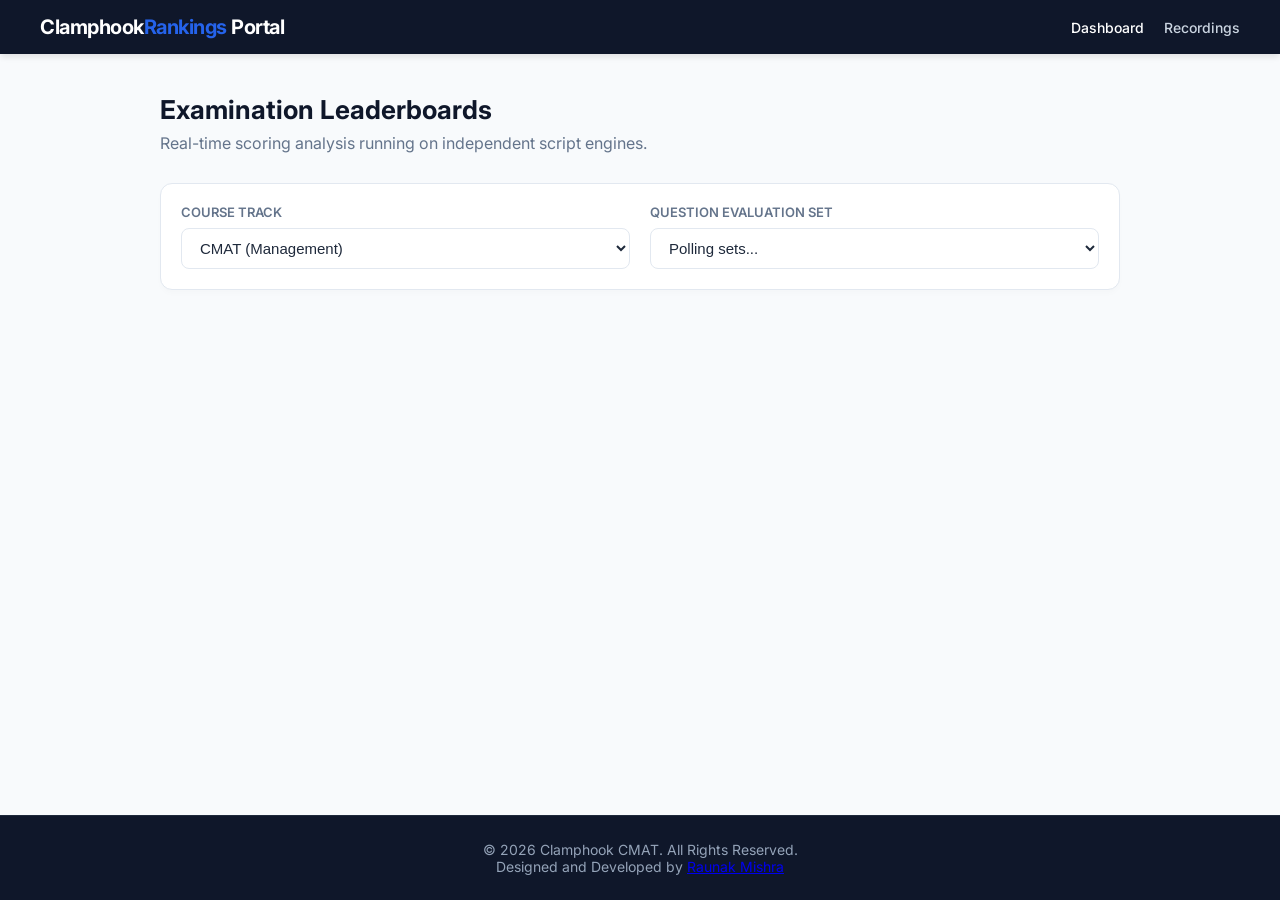
<file: leaderboard/index.html>
<!DOCTYPE html>
<html lang="en">
<head>
    <meta charset="UTF-8">
    <meta name="viewport" content="width=device-width, initial-scale=1.0">
    <title>Academic Standings & Leaderboard</title>
    <link href="https://fonts.googleapis.com/css2?family=Inter:wght@300;400;500;600;700&display=swap" rel="stylesheet">
    <script src="https://code.jquery.com/jquery-3.6.4.min.js"></script>
    
    <style>
        :root {
            --primary-color: #2563eb;       
            --primary-hover: #1d4ed8;
            --secondary-color: #10b981;     
            --dark-bg: #0f172a;             
            --text-main: #1e293b;
            --text-muted: #64748b;
            --body-bg: #f8fafc;
            --card-border: #e2e8f0;
        }

        body {
            font-family: 'Inter', sans-serif;
            background-color: var(--body-bg);
            color: var(--text-main);
            margin: 0;
            padding: 0;
            display: flex;
            flex-direction: column;
            min-height: 100vh;
        }

header {
            background-color: var(--dark-bg);
            position: sticky;
            top: 0;
            z-index: 1000;
            box-shadow: 0 4px 6px -1px rgba(0, 0, 0, 0.1);
        }

        .navbar {
            max-width: 1200px;
            margin: 0 auto;
            padding: 15px 20px;
            display: flex;
            justify-content: space-between;
            align-items: center;
            flex-wrap: wrap;
        }

        .navbar-brand {
            color: #ffffff;
            font-size: 20px;
            font-weight: 700;
            text-decoration: none;
            letter-spacing: -0.5px;
        }
        .navbar-brand span { color: var(--primary-color); }

        .menu-toggle {
            display: none; 
            flex-direction: column;
            justify-content: space-between;
            width: 22px;
            height: 16px;
            background: transparent;
            border: none;
            cursor: pointer;
            padding: 0;
        }
        .menu-toggle .bar {
            height: 2px;
            width: 100%;
            background-color: #ffffff;
            border-radius: 2px;
            transition: transform 0.3s ease, opacity 0.3s ease;
            transform-origin: left center;
        }
        .menu-toggle.active .bar:nth-child(1) { transform: rotate(45deg) translate(1px, -1px); }
        .menu-toggle.active .bar:nth-child(2) { opacity: 0; transform: translateX(-10px); }
        .menu-toggle.active .bar:nth-child(3) { transform: rotate(-45deg) translate(1px, 1px); }

        .navbar-nav {
            display: flex;
            gap: 20px;
            list-style: none;
            margin: 0;
            padding: 0;
        }
        .navbar-nav a {
            color: #cbd5e1;
            text-decoration: none;
            font-size: 14px;
            font-weight: 500;
            transition: color 0.2s ease;
        }
        .navbar-nav a:hover { color: #ffffff; }

        main {
            flex: 1;
            max-width: 1000px;
            width: 100%;
            margin: 0 auto;
            padding: 40px 20px;
            box-sizing: border-box;
        }

        .header-section { margin-bottom: 30px; }
        .header-section h1 { font-size: 26px; color: var(--dark-bg); margin: 0 0 8px 0; }
        .header-section p { color: var(--text-muted); margin: 0; }

        .filter-wrapper {
            background: #ffffff;
            border: 1px solid var(--card-border);
            border-radius: 12px;
            padding: 20px;
            display: flex;
            gap: 20px;
            margin-bottom: 30px;
            box-shadow: 0 4px 6px -1px rgba(0,0,0,0.02);
        }
        .filter-group {
            flex: 1;
            display: flex;
            flex-direction: column;
            gap: 8px;
        }
        .filter-group label { font-size: 13px; font-weight: 600; color: var(--text-muted); text-transform: uppercase; }
        select {
            padding: 10px 14px;
            border: 1px solid var(--card-border);
            border-radius: 8px;
            background-color: #ffffff;
            font-size: 15px;
            color: var(--text-main);
            outline: none;
        }
        select:focus { border-color: var(--primary-color); }

        .podium-box {
            display: flex;
            justify-content: center;
            align-items: flex-end;
            gap: 15px;
            margin-bottom: 40px;
            padding: 0 10px;
        }
        .podium-card {
            background: #ffffff;
            border: 1px solid var(--card-border);
            border-radius: 12px;
            padding: 20px;
            text-align: center;
            flex: 1;
            max-width: 220px;
            box-shadow: 0 10px 15px -3px rgba(0,0,0,0.02);
            display: none; 
        }
        .podium-1 { order: 2; height: 160px; border-color: #f59e0b; background: linear-gradient(180deg, #fffbeb 0%, #ffffff 100%); }
        .podium-2 { order: 1; height: 130px; border-color: #94a3b8; }
        .podium-3 { order: 3; height: 110px; border-color: #b45309; }
        
        .rank-medal {
            width: 32px;
            height: 32px;
            border-radius: 50%;
            display: flex;
            align-items: center;
            justify-content: center;
            margin: 0 auto 10px auto;
            font-weight: 700;
            font-size: 14px;
        }
        .podium-1 .rank-medal { background: #fef3c7; color: #d97706; border: 1px solid #fcd34d; }
        .podium-2 .rank-medal { background: #f1f5f9; color: #475569; border: 1px solid #cbd5e1; }
        .podium-3 .rank-medal { background: #ffedd5; color: #c2410c; border: 1px solid #fed7aa; }

        .podium-name { font-weight: 700; color: var(--dark-bg); font-size: 15px; white-space: nowrap; overflow: hidden; text-overflow: ellipsis; }
        .podium-score { font-size: 13px; color: var(--text-muted); margin-top: 4px; }
        .podium-pct { font-weight: 700; color: var(--primary-color); font-size: 16px; margin-top: 5px; }

        .table-container {
            background: #ffffff;
            border: 1px solid var(--card-border);
            border-radius: 12px;
            overflow: hidden;
            box-shadow: 0 4px 6px -1px rgba(0,0,0,0.02);
        }
        table { width: 100%; border-collapse: collapse; text-align: left; }
        th {
            background-color: #f8fafc;
            color: var(--text-muted);
            font-weight: 600;
            font-size: 13px;
            text-transform: uppercase;
            padding: 16px 20px;
            border-bottom: 1px solid var(--card-border);
        }
        td { padding: 16px 20px; border-bottom: 1px solid var(--card-border); font-size: 15px; }
        tr:last-child td { border-bottom: none; }
        tr:hover td { background-color: #f8fafc; }

        .rank-badge {
            display: inline-flex;
            align-items: center;
            justify-content: center;
            width: 26px;
            height: 26px;
            border-radius: 6px;
            font-weight: 700;
            font-size: 13px;
            background-color: var(--body-bg);
            color: var(--text-main);
        }
        tr:nth-child(1) .rank-badge { background-color: #fffbeb; color: #d97706; }
        tr:nth-child(2) .rank-badge { background-color: #f1f5f9; color: #475569; }
        tr:nth-child(3) .rank-badge { background-color: #ffedd5; color: #c2410c; }

        .text-right { text-align: right; }
        .font-semibold { font-weight: 600; }
        
        #loading-overlay { text-align: center; padding: 40px 0; color: var(--text-muted); font-size: 16px; }
        #empty-notice { text-align: center; padding: 40px 0; color: var(--text-muted); display: none; }

        footer {
            background-color: var(--dark-bg);
            color: #94a3b8;
            font-size: 14px;
            text-align: center;
            padding: 25px 20px;
            margin-top: 60px;
            border-top: 1px solid #1e293b;
        }

        @media (max-width: 768px) {
            .filter-wrapper { flex-direction: column; gap: 15px; }
            .podium-box { flex-direction: column; align-items: center; gap: 15px; }
            .podium-card { width: 100%; max-width: 100%; height: auto !important; padding: 16px; }
            th:nth-child(4), td:nth-child(4) { display: none; } 
        }
    </style>
</head>
<body>

<header>
    <div class="navbar">
        <a href="#" class="navbar-brand">Clamphook<span>Rankings</span> Portal</a>
        <button class="menu-toggle" id="mobile-menu-btn" aria-label="Toggle Navigation">
            <span class="bar"></span><span class="bar"></span><span class="bar"></span>
        </button>
        <ul class="navbar-nav">
            <li><a href="https://cmat.clamphook.com" style="color: #ffffff;">Dashboard</a></li>
            <li><a href="https://drive.google.com/drive/folders/1VRYZeDLAH3Pv5IeH7xxnWvKCeuhNvGF9?usp=drive_link">Recordings</a></li>
            <!-- <li><a href="leaderboard/" style="color: #ffffff;">Leaderboard</a></li> -->
        </ul>
    </div>
</header>

<main>
    <div class="header-section">
        <h1>Examination Leaderboards</h1>
        <p>Real-time scoring analysis running on independent script engines.</p>
    </div>

    <div class="filter-wrapper">
        <div class="filter-group">
            <label for="filter-course">Course Track</label>
            <select id="filter-course">
                <option value="CMAT">CMAT (Management)</option>
                <option value="PUMAT">PU Scholarship Model Test (Management)</option>
                <option value="BIT">BIT (Information Technology)</option>
                <option value="BCA">BCA (Computer Applications)</option>
            </select>
        </div>
        <div class="filter-group">
            <label for="filter-set">Question Evaluation Set</label>
            <select id="filter-set">
                <option value="">Choose a course first...</option>
            </select>
        </div>
    </div>

    <div id="loading-overlay" style="display: none;">Pulling ranking parameters down from sheet architecture...</div>
    <div id="empty-notice">No submission records match this specific Course + Set combination filter loop.</div>

    <div class="podium-box" id="podium-area">
        <div class="podium-card podium-1" id="p1-card">
            <div class="rank-medal">1</div>
            <div class="podium-name" id="p1-name">-</div>
            <div class="podium-score" id="p1-score">-</div>
            <div class="podium-pct" id="p1-pct">0%</div>
        </div>
        <div class="podium-card podium-2" id="p2-card">
            <div class="rank-medal">2</div>
            <div class="podium-name" id="p2-name">-</div>
            <div class="podium-score" id="p2-score">-</div>
            <div class="podium-pct" id="p2-pct">0%</div>
        </div>
        <div class="podium-card podium-3" id="p3-card">
            <div class="rank-medal">3</div>
            <div class="podium-name" id="p3-name">-</div>
            <div class="podium-score" id="p3-score">-</div>
            <div class="podium-pct" id="p3-pct">0%</div>
        </div>
    </div>

    <div class="table-container" id="leaderboard-table-wrapper" style="display: none;">
        <table>
            <thead>
                <tr>
                    <th style="width: 80px;">Rank</th>
                    <th>Student Name</th>
                    <th>Course Set Track</th>
                    <th class="text-right">Score Metric</th>
                    <th class="text-right">Percentage</th>
                </tr>
            </thead>
            <tbody id="leaderboard-rows-target"></tbody>
        </table>
    </div>
</main>

<footer>
    <div style="max-width: 1200px; margin: 0 auto;">
        <div>&copy; 2026 Clamphook CMAT. All Rights Reserved.<br />Designed and Developed by <a href="https://www.raunakmishra.com.np" target="_blank">Raunak Mishra</a></div>
    </div>
</footer>

<script>
    // ==========================================================================
    // PASTE YOUR 3 DISTINCT SEPARATE GOOGLE APPS SCRIPT WEB APP URLS HERE
    // ==========================================================================
    const SCRIPT_URLS_MATRIX = {
        CMAT: "https://script.google.com/macros/s/AKfycbxvPgiraXVNMjBdtfmmQgq-tfOVHaDpX0yIQ-Jp4XMZTSrE0uXpom0pP7y03xKvTSBX/exec",
        BIT:  "https://script.google.com/macros/s/AKfycbwBuK1iFBJEiUd7xQLfXkPiV3C6_T7EpLfF7J1niopsh20-5uhG5S9Z8vsdMRn4MOME/exec",
        BCA:  "https://script.google.com/macros/s/AKfycbxQpgEMiOobhzZF_YDohZ787Y2sh_gsdy1amU1WRg7FQSk5c33XwRhOgyjgxq0Xpv-uzQ/exec",
        PUMAT: "https://script.google.com/macros/s/AKfycbzHGzDINzMMkIAuHstKapwCni0GyHFNcufpl9swYsRojhXpwcG806tei9jgpiGqr0C2fQ/exec"
    };
    
    let currentActiveRecords = [];

    $(document).ready(function() {
        // Initial load configuration
        fetchDataForCourse($('#filter-course').val());

        // When course shifts, fetch raw data from its specific URL completely
        $('#filter-course').on('change', function() {
            fetchDataForCourse($(this).val());
        });

        // When test set dropdown updates, filter existing records locally
        $('#filter-set').on('change', function() {
            processAndRenderRankings();
        });
    });

    function fetchDataForCourse(courseKey) {
        let scriptUrl = SCRIPT_URLS_MATRIX[courseKey];
        
        if (!scriptUrl || scriptUrl.includes("YOUR_")) {
            alert(`Script URL configuration missing for course: ${courseKey}`);
            return;
        }

        $('#leaderboard-table-wrapper').hide();
        $('.podium-card').hide();
        $('#empty-notice').hide();
        $('#loading-overlay').show();
        $('#filter-set').html('<option value="">Polling sets...</option>');

        $.ajax({
            url: scriptUrl,
            type: "GET",
            data: { action: "getLeaderboard" },
            dataType: "json",
            success: function(data) {
                currentActiveRecords = data;
                $('#loading-overlay').hide();
                
                buildDynamicSetFilters();
                processAndRenderRankings();
            },
            error: function() {
                $('#loading-overlay').hide();
                alert(`Handshake disruption on ${courseKey} cloud endpoint route pipeline.`);
            }
        });
    }

    function buildDynamicSetFilters() {
        let setMap = {};
        currentActiveRecords.forEach(function(row) {
            if(row.set) { setMap[row.set.trim()] = true; }
        });
        
        let uniqueSets = Object.keys(setMap).sort();
        let setOptionsHtml = "";
        
        if(uniqueSets.length > 0) {
            uniqueSets.forEach(function(setName) {
                let cleanName = setName.replace(/^(Set)(\d+)/i, '$1 $2');
                setOptionsHtml += `<option value="${setName}">${cleanName}</option>`;
            });
        } else {
            setOptionsHtml = '<option value="Set 1">Set 1 (No records yet)</option>';
        }
        $('#filter-set').html(setOptionsHtml);
    }

    function processAndRenderRankings() {
        let selectedSet = $('#filter-set').val();
        let selectedCourse = $('#filter-course').val();

        // Filter locally out of the active active script's dataset return values
        let filtered = currentActiveRecords.filter(function(row) {
            if(!selectedSet) return true; // Fallback filter skip
            
            let normRowSet = row.set.replace(/\s+/g, '').toUpperCase();
            let normSelSet = selectedSet.replace(/\s+/g, '').toUpperCase();
            return (normRowSet === normSelSet);
        });

        // Sort descending metrics logic
        filtered.sort(function(a, b) {
            return parseFloat(b.percentage) - parseFloat(a.percentage) || b.score - a.score;
        });

        $('.podium-card').hide();
        $('#leaderboard-rows-target').empty();

        if (filtered.length === 0) {
            $('#empty-notice').show();
            $('#leaderboard-table-wrapper').hide();
            return;
        }

        $('#empty-notice').hide();
        $('#leaderboard-table-wrapper').show();

        // Top 3 Podium Cards population block
        if (filtered[0]) {
            $('#p1-name').text(filtered[0].name);
            $('#p1-score').text(`${filtered[0].score} / ${filtered[0].total} Correct`);
            $('#p1-pct').text(`${filtered[0].percentage}%`);
            $('#p1-card').css('display', 'block');
        }
        if (filtered[1]) {
            $('#p2-name').text(filtered[1].name);
            $('#p2-score').text(`${filtered[1].score} / ${filtered[1].total} Correct`);
            $('#p2-pct').text(`${filtered[1].percentage}%`);
            $('#p2-card').css('display', 'block');
        }
        if (filtered[2]) {
            $('#p3-name').text(filtered[2].name);
            $('#p3-score').text(`${filtered[2].score} / ${filtered[2].total} Correct`);
            $('#p3-pct').text(`${filtered[2].percentage}%`);
            $('#p3-card').css('display', 'block');
        }

        // Table Rows generation block
        let rowsHtml = "";
        filtered.forEach(function(student, index) {
            rowsHtml += `
                <tr>
                    <td><span class="rank-badge">${index + 1}</span></td>
                    <td class="font-semibold">${student.name}</td>
                    <td style="color: var(--text-muted); font-size: 14px;">${selectedCourse} — ${student.set}</td>
                    <td class="text-right">${student.score} / ${student.total}</td>
                    <td class="text-right font-semibold" style="color: var(--primary-color);">${student.percentage}%</td>
                </tr>
            `;
        });
        
        $('#leaderboard-rows-target').html(rowsHtml);
    }
</script>
</body>
</html>
</file>
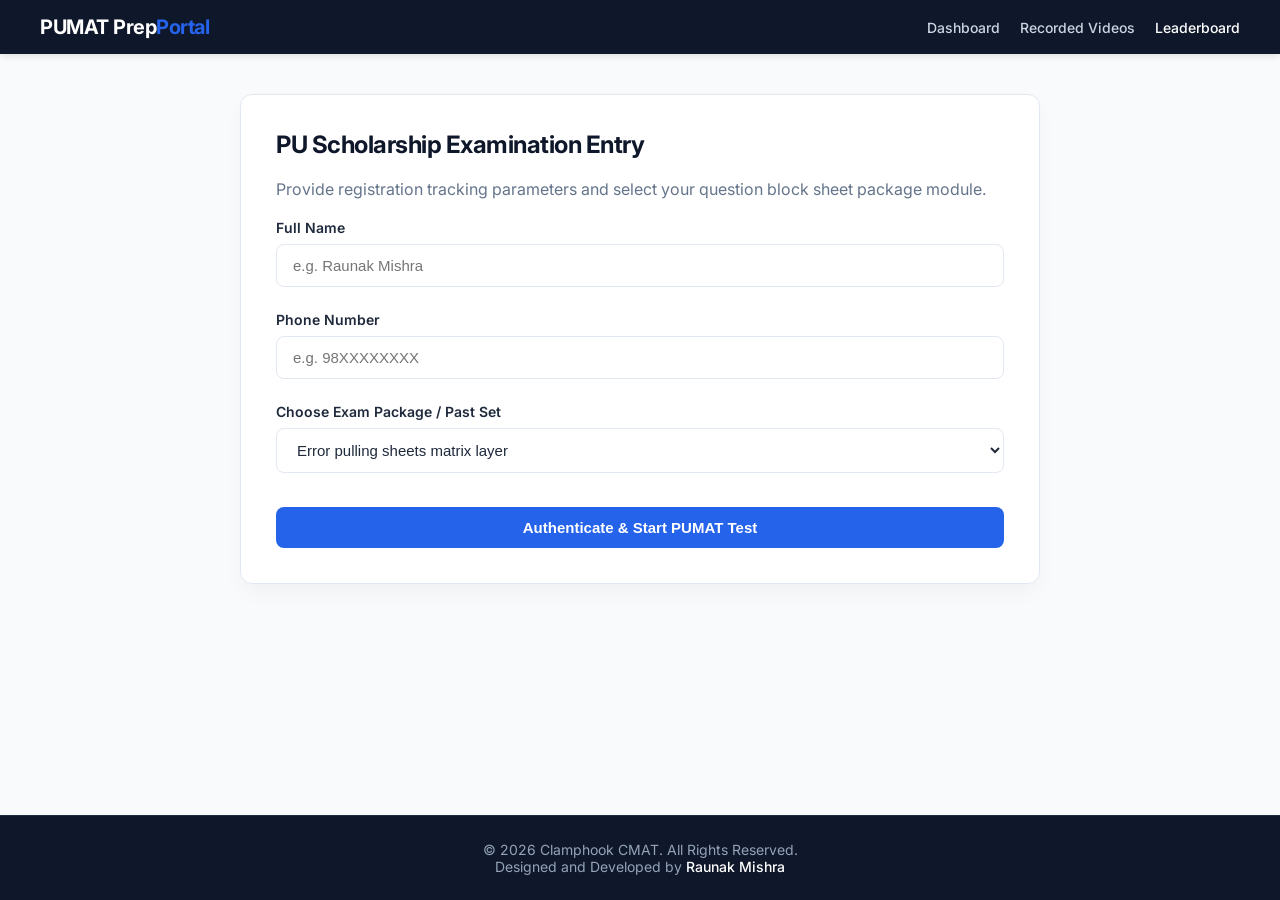
<file: pumat/index.html>
<!DOCTYPE html>
<html lang="en">
<head>
    <meta charset="UTF-8">
    <meta name="viewport" content="width=device-width, initial-scale=1.0">
    <title>PU Scholarship Mock Exam Portal</title>
    <link href="https://fonts.googleapis.com/css2?family=Inter:wght@300;400;500;600;700&display=swap" rel="stylesheet">
    <script src="https://code.jquery.com/jquery-3.6.4.min.js"></script>
    
    <style>
        :root {
            --primary-color: #2563eb;       
            --primary-hover: #1d4ed8;
            --secondary-color: #10b981;     
            --dark-bg: #0f172a;             
            --text-main: #1e293b;
            --text-muted: #64748b;
            --body-bg: #f8fafc;
            --card-border: #e2e8f0;
        }

        body {
            font-family: 'Inter', sans-serif;
            background-color: var(--body-bg);
            color: var(--text-main);
            margin: 0;
            padding: 0;
            display: flex;
            flex-direction: column;
            min-height: 100vh;
        }

        header {
            background-color: var(--dark-bg);
            position: sticky;
            top: 0;
            z-index: 1000;
            box-shadow: 0 4px 6px -1px rgba(0, 0, 0, 0.1);
        }

        .navbar {
            max-width: 1200px;
            margin: 0 auto;
            padding: 15px 20px;
            display: flex;
            justify-content: space-between;
            align-items: center;
            flex-wrap: wrap;
        }

        .navbar-brand {
            color: #ffffff;
            font-size: 20px;
            font-weight: 700;
            text-decoration: none;
            letter-spacing: -0.5px;
        }

        .navbar-brand span { color: var(--primary-color); }

        .menu-toggle {
            display: none; 
            flex-direction: column;
            justify-content: space-between;
            width: 22px;
            height: 16px;
            background: transparent;
            border: none;
            cursor: pointer;
            padding: 0;
            z-index: 1010;
        }

        .menu-toggle .bar {
            height: 2px;
            width: 100%;
            background-color: #ffffff;
            border-radius: 2px;
            transition: transform 0.3s ease, opacity 0.3s ease;
            transform-origin: left center;
        }

        .menu-toggle.active .bar:nth-child(1) { transform: rotate(45deg) translate(1px, -1px); }
        .menu-toggle.active .bar:nth-child(2) { opacity: 0; transform: translateX(-10px); }
        .menu-toggle.active .bar:nth-child(3) { transform: rotate(-45deg) translate(1px, 1px); }

        .navbar-nav {
            display: flex;
            gap: 20px;
            list-style: none;
            margin: 0;
            padding: 0;
        }

        .navbar-nav a {
            color: #cbd5e1;
            text-decoration: none;
            font-size: 14px;
            font-weight: 500;
            transition: color 0.2s ease;
        }
        .navbar-nav a:hover { color: #ffffff; }

        main {
            flex: 1;
            display: flex;
            justify-content: center;
            align-items: flex-start;
            padding: 40px 20px;
        }

        .container {
            background-color: #ffffff;
            border-radius: 12px;
            border: 1px solid var(--card-border);
            box-shadow: 0 10px 25px -5px rgba(0,0,0,0.05);
            width: 100%;
            max-width: 800px;
            padding: 35px;
            box-sizing: border-box;
        }

        h2 { color: var(--dark-bg); font-weight: 700; margin-top: 0; letter-spacing: -0.5px; }

        .screen { display: none; }
        .active-screen { display: block; }

        .form-group { margin-bottom: 24px; }
        label.form-label {
            display: block;
            margin-bottom: 8px;
            font-weight: 600;
            font-size: 14px;
            color: var(--text-main);
        }
        input[type="text"], input[type="tel"], select {
            width: 100%;
            padding: 12px 16px;
            border: 1px solid var(--card-border);
            border-radius: 8px;
            font-size: 15px;
            box-sizing: border-box;
            background: #ffffff;
            color: var(--text-main);
            transition: all 0.2s ease;
        }
        input:focus, select:focus {
            outline: none;
            border-color: var(--primary-color);
            box-shadow: 0 0 0 3px rgba(37, 99, 235, 0.15);
        }

        .quiz-subheader {
            display: flex;
            justify-content: space-between;
            align-items: center;
            border-bottom: 1px solid var(--card-border);
            padding-bottom: 15px;
            margin-bottom: 30px;
        }
        .timer {
            font-size: 15px;
            font-weight: 700;
            color: #ef4444;
            background: #fef2f2;
            border: 1px solid #fee2e2;
            padding: 6px 14px;
            border-radius: 30px;
            white-space: nowrap;
        }

        .question-card {
            background: #ffffff;
            border: 1px solid var(--card-border);
            border-radius: 10px;
            padding: 24px;
            margin-bottom: 25px;
        }
        .question-text {
            font-size: 16px;
            font-weight: 600;
            margin-bottom: 18px;
            color: var(--dark-bg);
            line-height: 1.5;
        }
        .option-label {
            display: flex;
            align-items: center;
            background: #ffffff;
            border: 1px solid var(--card-border);
            border-radius: 8px;
            padding: 14px 18px;
            margin-bottom: 12px;
            cursor: pointer;
            font-size: 15px;
            transition: all 0.2s ease;
        }
        .option-label:hover { background: #f8fafc; border-color: #cbd5e1; }
        .option-label input[type="radio"] { margin-right: 14px; transform: scale(1.15); flex-shrink: 0; }
        .option-label.selected { border-color: var(--primary-color); background-color: #eff6ff; font-weight: 500; }

        .btn {
            background-color: var(--primary-color);
            color: white;
            border: none;
            padding: 12px 28px;
            font-size: 15px;
            font-weight: 600;
            border-radius: 8px;
            cursor: pointer;
            transition: background 0.2s ease;
        }
        .btn:hover { background-color: var(--primary-hover); }
        .btn:disabled { background-color: #e2e8f0; color: #94a3b8; cursor: not-allowed; }
        .btn-success { background-color: var(--secondary-color); }
        .btn-success:hover { background-color: #059669; }
        
        .navigation-box { 
            display: flex; 
            justify-content: space-between; 
            margin-top: 35px; 
            border-top: 1px solid var(--card-border);
            padding-top: 25px;
            gap: 15px;
        }
        .status-msg-box {
            padding: 12px;
            border-radius: 8px;
            font-size: 14px;
            font-weight: 500;
            margin-bottom: 20px;
            display: none;
        }
        .msg-info { background-color: #eff6ff; color: #1e40af; border: 1px solid #bfdbfe; }
        .msg-warn { background-color: #fffbeb; color: #92400e; border: 1px solid #fef3c7; }

        #loading { text-align: center; font-size: 16px; color: var(--text-muted); padding: 40px 0; }

        footer {
            background-color: var(--dark-bg);
            color: #94a3b8;
            font-size: 14px;
            text-align: center;
            padding: 25px 20px;
            border-top: 1px solid #1e293b;
        }
        footer a { color: #ffffff; text-decoration: none; font-weight: 500; }
        footer a:hover { text-decoration: underline; }

        /* ==========================================================================
           RESPONSIVE RE-FLOW ENGINE (PC / Tablet / Mobile Phone)
           ========================================================================== */
        @media (max-width: 768px) {
            .menu-toggle { display: flex; }
            .navbar-nav {
                display: none; 
                width: 100%;
                flex-direction: column;
                gap: 0;
                margin-top: 15px;
                padding-top: 5px;
                border-top: 1px solid #1e293b;
            }
            .navbar-nav.active { display: flex; }
            .navbar-nav li { width: 100%; }
            .navbar-nav a { display: block; padding: 12px 0; font-size: 15px; border-bottom: 1px solid #1e293b; }
            .navbar-nav li:last-child a { border-bottom: none; }
            main { padding: 25px 15px; }
            .container { padding: 25px; }
            .question-card { padding: 20px; }
        }

        @media (max-width: 576px) {
            .container { padding: 20px 15px; border-radius: 8px; }
            h2 { font-size: 20px; }
            .quiz-subheader { flex-direction: column; gap: 10px; align-items: flex-start; padding-bottom: 12px; margin-bottom: 20px; }
            .timer { align-self: fill; width: 100%; box-sizing: border-box; text-align: center; }
            .question-card { padding: 16px; margin-bottom: 15px; border-radius: 8px; }
            .question-text { font-size: 15px; margin-bottom: 14px; }
            .option-label { padding: 12px; font-size: 14px; margin-bottom: 8px; }
            .navigation-box { flex-direction: column-reverse; gap: 12px; margin-top: 25px; padding-top: 20px; }
            .navigation-box .btn { width: 100%; padding: 14px; font-size: 16px; }
        }
    </style>
</head>
<body>

<header>
    <div class="navbar">
        <a href="#" class="navbar-brand">PUMAT Prep<span>Portal</span></a>
        <button class="menu-toggle" id="mobile-menu-btn" aria-label="Toggle navigation menu">
            <span class="bar"></span><span class="bar"></span><span class="bar"></span>
        </button>
        <ul class="navbar-nav">
            <li><a href="https://cmat.clamphook.com">Dashboard</a></li>
            <li><a href="https://drive.google.com/drive/folders/1VRYZeDLAH3Pv5IeH7xxnWvKCeuhNvGF9?usp=drive_link">Recorded Videos</a></li>
            <li><a href="https://cmat.clamphook.com/leaderboard" style="color: #ffffff;">Leaderboard</a></li>
        </ul>
    </div>
</header>

<main>
    <div class="container">
        <div id="login-screen" class="screen active-screen">
            <h2>PU Scholarship Examination Entry</h2>
            <p style="color: var(--text-muted); margin-bottom: 20px;">Provide registration tracking parameters and select your question block sheet package module.</p>
            
            <div id="status-message" class="status-msg-box"></div>

            <div class="form-group">
                <label class="form-label" for="student-name">Full Name</label>
                <input type="text" id="student-name" placeholder="e.g. Raunak Mishra" autocomplete="off">
            </div>

            <div class="form-group">
                <label class="form-label" for="student-phone">Phone Number</label>
                <input type="tel" id="student-phone" placeholder="e.g. 98XXXXXXXX" autocomplete="off" maxlength="10">
            </div>

            <div class="form-group">
                <label class="form-label" for="test-set-select">Choose Exam Package / Past Set</label>
                <select id="test-set-select">
                    <option value="">Polling cloud directories...</option>
                </select>
            </div>

            <button id="start-btn" class="btn" style="width: 100%; margin-top: 10px;">Authenticate & Start PUMAT Test</button>
        </div>

        <div id="loading" class="screen">Connecting to database framework, please stand by...</div>

        <div id="quiz-screen" class="screen">
            <div class="quiz-subheader">
                <span id="question-meta" style="font-weight: 600; color: var(--text-muted);">Showing Questions</span>
                <div class="timer">Time Remaining: <span id="time-display">90:00</span></div>
            </div>

            <div id="multipage-questions-container"></div>

            <div class="navigation-box">
                <button id="prev-btn" class="btn">Previous Page</button>
                <button id="next-btn" class="btn">Next Page</button>
                <button id="submit-btn" class="btn btn-success" style="display: none;">Complete & Submit Paper</button>
            </div>
        </div>

        <div id="result-screen" class="screen">
            <h2>Exam Completed Successfully!</h2>
            <p id="submission-message" style="color: var(--text-muted); line-height: 1.6;">Your responses have been successfully added to the Scores tab of the spreadsheet archive.</p>
            <hr style="border: 0; border-top: 1px solid var(--card-border); margin: 25px 0;">
            <h3 id="score-text" style="color: var(--secondary-color); font-weight: 700; font-size: 22px;"></h3>
        </div>
    </div>
</main>

<footer>
    <div style="max-width: 1200px; margin: 0 auto;">
        <div>&copy; 2026 Clamphook CMAT. All Rights Reserved.<br />Designed and Developed by <a href="https://www.raunakmishra.com.np" target="_blank">Raunak Mishra</a></div>
    </div>
</footer>

<script>
    // ==========================================================================
    // PASTE YOUR GOOGLE DEPLOYED WEB APP URL HERE
    // ==========================================================================
    const DEPLOYED_SCRIPT_URL = "https://script.google.com/macros/s/AKfycbzHGzDINzMMkIAuHstKapwCni0GyHFNcufpl9swYsRojhXpwcG806tei9jgpiGqr0C2fQ/exec"; 
    let questionsData = [];
    let currentPage = 0;
    const questionsPerPage = 10;
    let examDurationSeconds = 180 * 60; // 90 Minute CMAT Constraint standard
    let timerInterval;
    let activeLiveSetGlobal = "";

    $(document).ready(function() {
        sessionStorage.clear();
        fetchAvailableSheets();

        // Hamburger Toggles
        $('#mobile-menu-btn').on('click', function(e) {
            e.stopPropagation();
            $(this).toggleClass('active');       
            $('.navbar-nav').toggleClass('active'); 
        });

        $('.navbar-nav a').on('click', function() {
            $('#mobile-menu-btn').removeClass('active');
            $('.navbar-nav').removeClass('active');
        });

        // Numeric parsing clamping
        $('#student-phone').on('input', function() {
            this.value = this.value.replace(/[^0-9]/g, '');
        });

        // Dropdown selection state message system
        $('#test-set-select').on('change', function() {
            evaluateSelectedSetMessage($(this).val());
        });

        $('#start-btn').on('click', function() {
            let name = $('#student-name').val().trim();
            let phone = $('#student-phone').val().trim();
            let chosenSet = $('#test-set-select').val();

            if (name === "" || phone === "" || !chosenSet) {
                alert("Please fully complete Name, Phone, and Sheet package parameters!");
                return;
            }

            const phoneRegex = /^(97|98)\d{8}$/;
            if (!phoneRegex.test(phone)) {
                alert("Invalid Nepal Phone Matrix formatting! Must be 10 digits starting with 97 or 98.");
                return;
            }

            sessionStorage.setItem('student_name', name);
            sessionStorage.setItem('student_phone', phone);
            sessionStorage.setItem('chosen_set', chosenSet);

            loadQuestions(chosenSet);
        });

        $('#prev-btn').on('click', function() {
            if (currentPage > 0) { currentPage--; renderQuestionsPage(); window.scrollTo({top: 0, behavior: 'smooth'}); }
        });

        $('#next-btn').on('click', function() {
            if ((currentPage + 1) * questionsPerPage < questionsData.length) { currentPage++; renderQuestionsPage(); window.scrollTo({top: 0, behavior: 'smooth'}); }
        });

        $(document).on('change', '.option-label input[type="radio"]', function() {
            let $card = $(this).closest('.question-card');
            let globalIdx = $card.data('global-index');
            $card.find('.option-label').removeClass('selected');
            $(this).closest('.option-label').addClass('selected');
            sessionStorage.setItem('ans_q_' + globalIdx, $(this).val());
        });

        $('#submit-btn').on('click', function() {
            if (confirm("Submit your CMAT response sheets now?")) { processAndSubmitExam(false); }
        });
    });

    function fetchAvailableSheets() {
        $.ajax({
            url: DEPLOYED_SCRIPT_URL,
            type: "GET",
            data: { action: "getAvailableSets" },
            dataType: "json",
            success: function(response) {
                if(response.sets && response.sets.length > 0) {
                    activeLiveSetGlobal = response.activeLiveSet;
                    let dropdownHtml = "";
                    
                    response.sets.forEach(function(setName) {
                        if(setName === response.activeLiveSet) {
                            dropdownHtml += `<option value="${setName}" selected>${setName} (Current Active Test)</option>`;
                        } else {
                            dropdownHtml += `<option value="${setName}">${setName} (Past Archive Release)</option>`;
                        }
                    });
                    
                    $('#test-set-select').html(dropdownHtml);
                    evaluateSelectedSetMessage($('#test-set-select').val());
                }
            },
            error: function() {
                $('#test-set-select').html('<option value="">Error pulling sheets matrix layer</option>');
            }
        });
    }

    function evaluateSelectedSetMessage(selectedSet) {
        let $box = $('#status-message');
        if(selectedSet === activeLiveSetGlobal) {
            $box.removeClass('msg-info').addClass('msg-warn')
                .html(`<strong>Notice:</strong> This is this week's active set. On test days, it stays locked until 5:00 PM Nepal Time. After that, it remains open 24/7.`)
                .show();
        } else {
            $box.removeClass('msg-warn').addClass('msg-info')
                .html(`<strong>Archive Mode:</strong> ${selectedSet} is an older test set. It is fully open for standalone practice.`)
                .show();
        }
    }

    function loadQuestions(setName) {
        switchScreen('loading');
        
        $.ajax({
            url: DEPLOYED_SCRIPT_URL,
            type: "GET",
            data: { action: "getQuestions", set: setName },
            dataType: "json",
            success: function(data) {
                if(data.error === "GATE_LOCKED") {
                    alert("Access Denied!\nThis week's test is locked and will open exactly at 5:00 PM Nepal Time.");
                    switchScreen('login-screen');
                    return;
                }
                if(data.error) {
                    alert(data.error);
                    switchScreen('login-screen');
                    return;
                }
                
                questionsData = data;
                switchScreen('quiz-screen');
                startTimer();
                renderQuestionsPage();
            },
            error: function() {
                alert("Critical network error pipeline handshake disruption!");
                switchScreen('login-screen');
            }
        });
    }

    function renderQuestionsPage() {
        let startIdx = currentPage * questionsPerPage;
        let endIdx = Math.min(startIdx + questionsPerPage, questionsData.length);
        
        $('#question-meta').text(`Displaying items ${startIdx + 1} - ${endIdx} of ${questionsData.length}`);
        let containerHtml = "";
        
        for (let i = startIdx; i < endIdx; i++) {
            let qItem = questionsData[i];
            let savedAnswer = sessionStorage.getItem('ans_q_' + i) || "";
            
            containerHtml += `
                <div class="question-card" data-global-index="${i}">
                    <div class="question-text">${i + 1}. ${qItem.question}</div>
                    <div class="options-wrapper">
                        <label class="option-label ${savedAnswer === 'A' ? 'selected' : ''}">
                            <input type="radio" name="option_grp_${i}" value="A" ${savedAnswer === 'A' ? 'checked' : ''}> ${qItem.optionA}
                        </label>
                        <label class="option-label ${savedAnswer === 'B' ? 'selected' : ''}">
                            <input type="radio" name="option_grp_${i}" value="B" ${savedAnswer === 'B' ? 'checked' : ''}> ${qItem.optionB}
                        </label>
                        <label class="option-label ${savedAnswer === 'C' ? 'selected' : ''}">
                            <input type="radio" name="option_grp_${i}" value="C" ${savedAnswer === 'C' ? 'checked' : ''}> ${qItem.optionC}
                        </label>
                        <label class="option-label ${savedAnswer === 'D' ? 'selected' : ''}">
                            <input type="radio" name="option_grp_${i}" value="D" ${savedAnswer === 'D' ? 'checked' : ''}> ${qItem.optionD}
                        </label>
                    </div>
                </div>
            `;
        }
        
        $('#multipage-questions-container').html(containerHtml);
        $('#prev-btn').prop('disabled', currentPage === 0);
        
        if (endIdx >= questionsData.length) {
            $('#next-btn').hide(); $('#submit-btn').show();
        } else {
            $('#next-btn').show(); $('#submit-btn').hide();
        }
    }

    function startTimer() {
        timerInterval = setInterval(function() {
            let minutes = Math.floor(examDurationSeconds / 60);
            let seconds = examDurationSeconds % 60;
            $('#time-display').text(`${minutes.toString().padStart(2, '0')}:${seconds.toString().padStart(2, '0')}`);

            if (examDurationSeconds <= 0) {
                clearInterval(timerInterval);
                processAndSubmitExam(true); 
            }
            examDurationSeconds--;
        }, 1000);
    }

    function processAndSubmitExam(isTimeOut) {
        clearInterval(timerInterval);
        switchScreen('loading');
        
        if (isTimeOut) { $('#loading').text("Time limit expired! Processing answers..."); }

        let score = 0;
        let responses = {};

        questionsData.forEach((q, index) => {
            let userAns = sessionStorage.getItem('ans_q_' + index) || "Unanswered";
            responses['Q' + (index + 1)] = userAns;
            if (userAns.trim().toUpperCase() === q.correctOption.trim().toUpperCase()) { score++; }
        });

        $.ajax({
            url: DEPLOYED_SCRIPT_URL,
            type: "POST",
            data: {
                action: "submitAnswers",
                name: sessionStorage.getItem('student_name'),
                phone: sessionStorage.getItem('student_phone'),
                set: sessionStorage.getItem('chosen_set'),
                score: score,
                total: questionsData.length,
                responses: JSON.stringify(responses)
            },
            success: function() {
                $('#score-text').text(`Final Metric Evaluation Score: ${score} / ${questionsData.length}`);
                switchScreen('result-screen');
            },
            error: function() {
                $('#score-text').text(`Score logged locally: ${score} / ${questionsData.length} (Cloud submission failure)`);
                switchScreen('result-screen');
            }
        });
    }

    function switchScreen(screenId) {
        $('.screen').removeClass('active-screen');
        $('#' + screenId).addClass('active-screen');
    }
</script>
</body>
</html>
</file>
